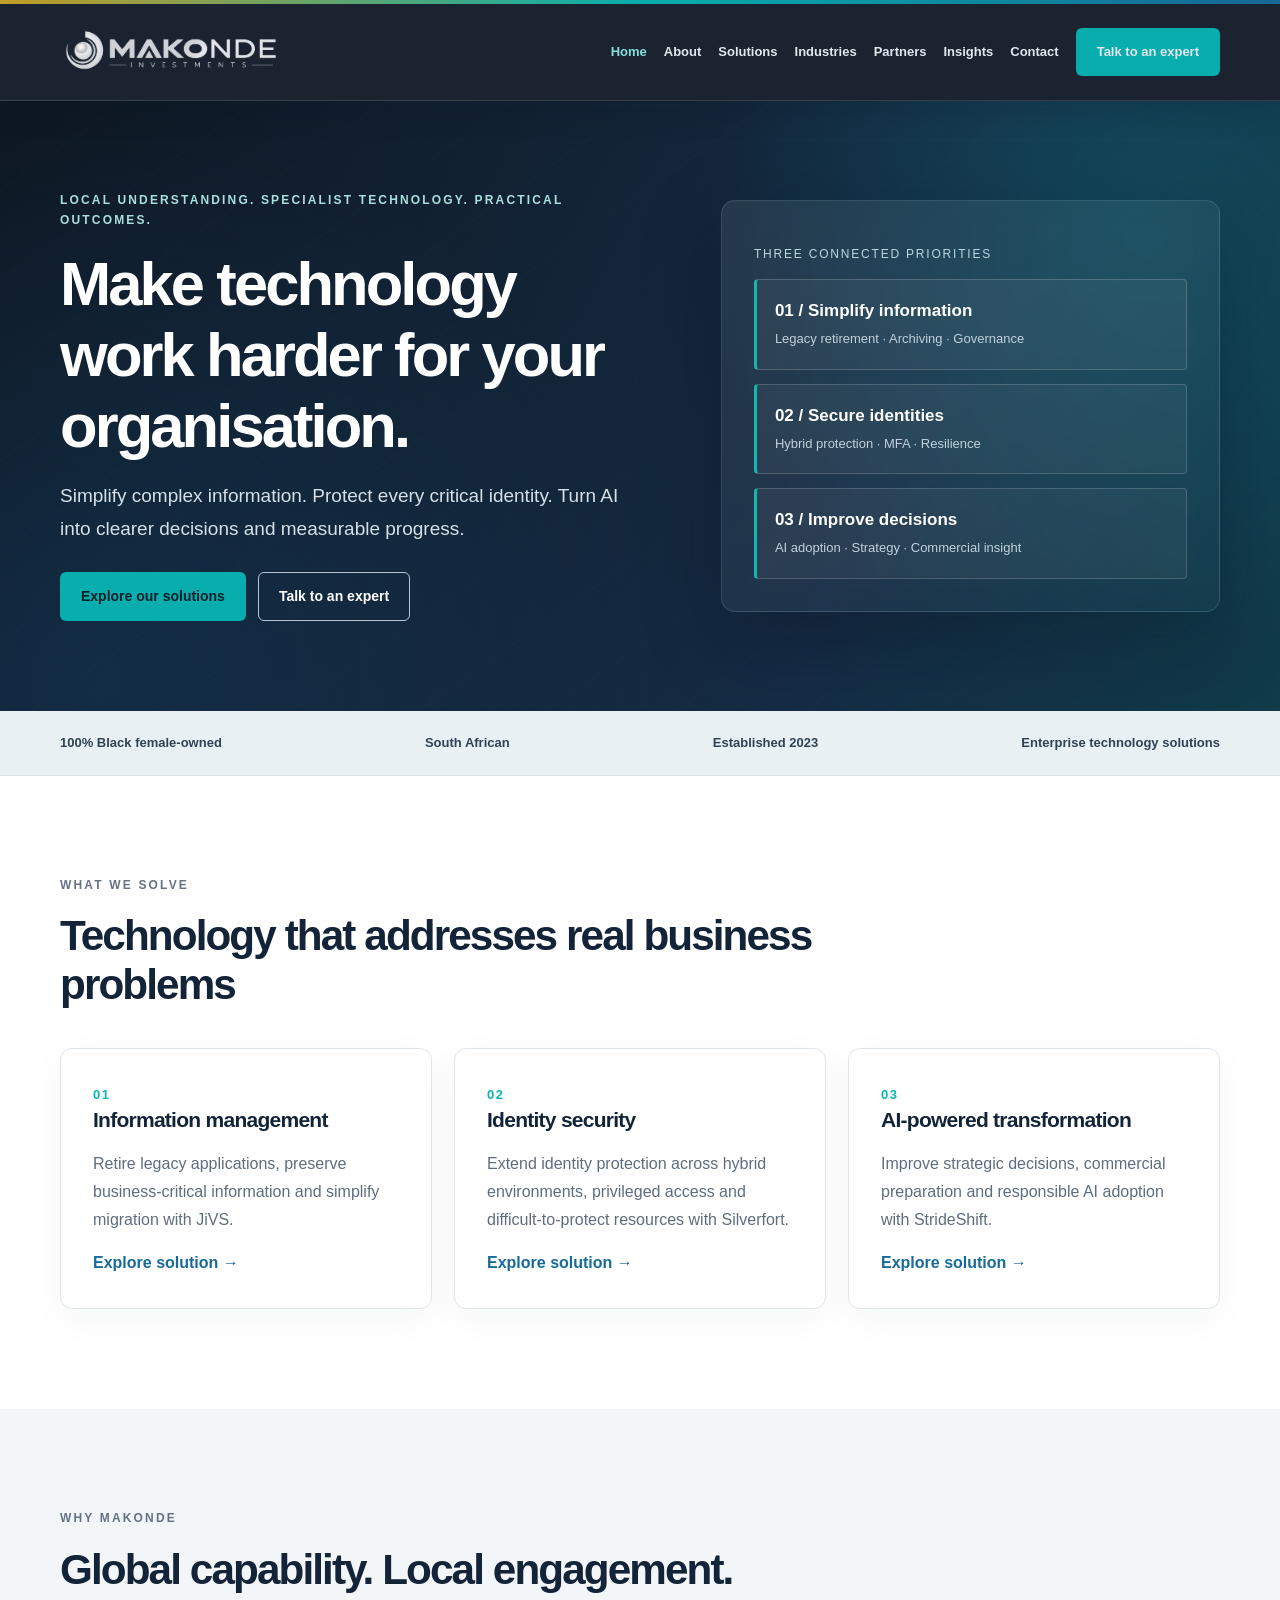
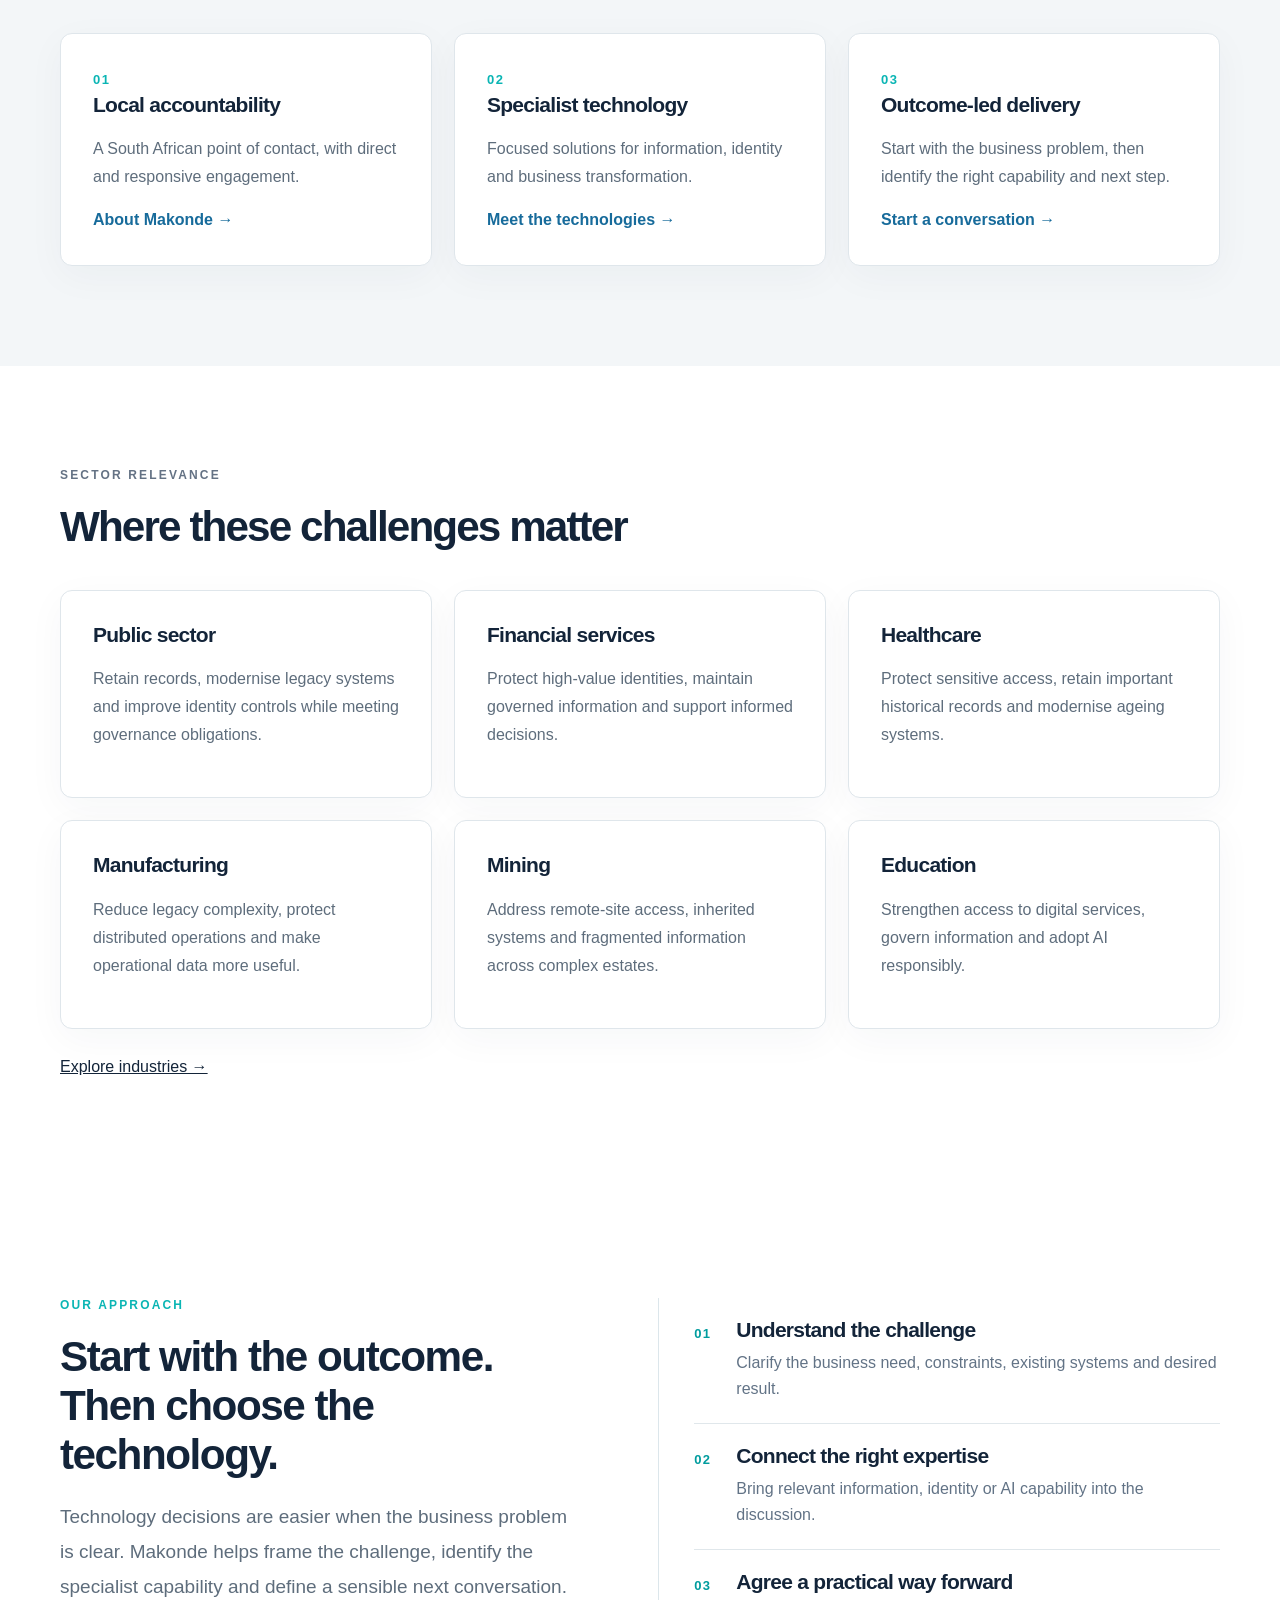
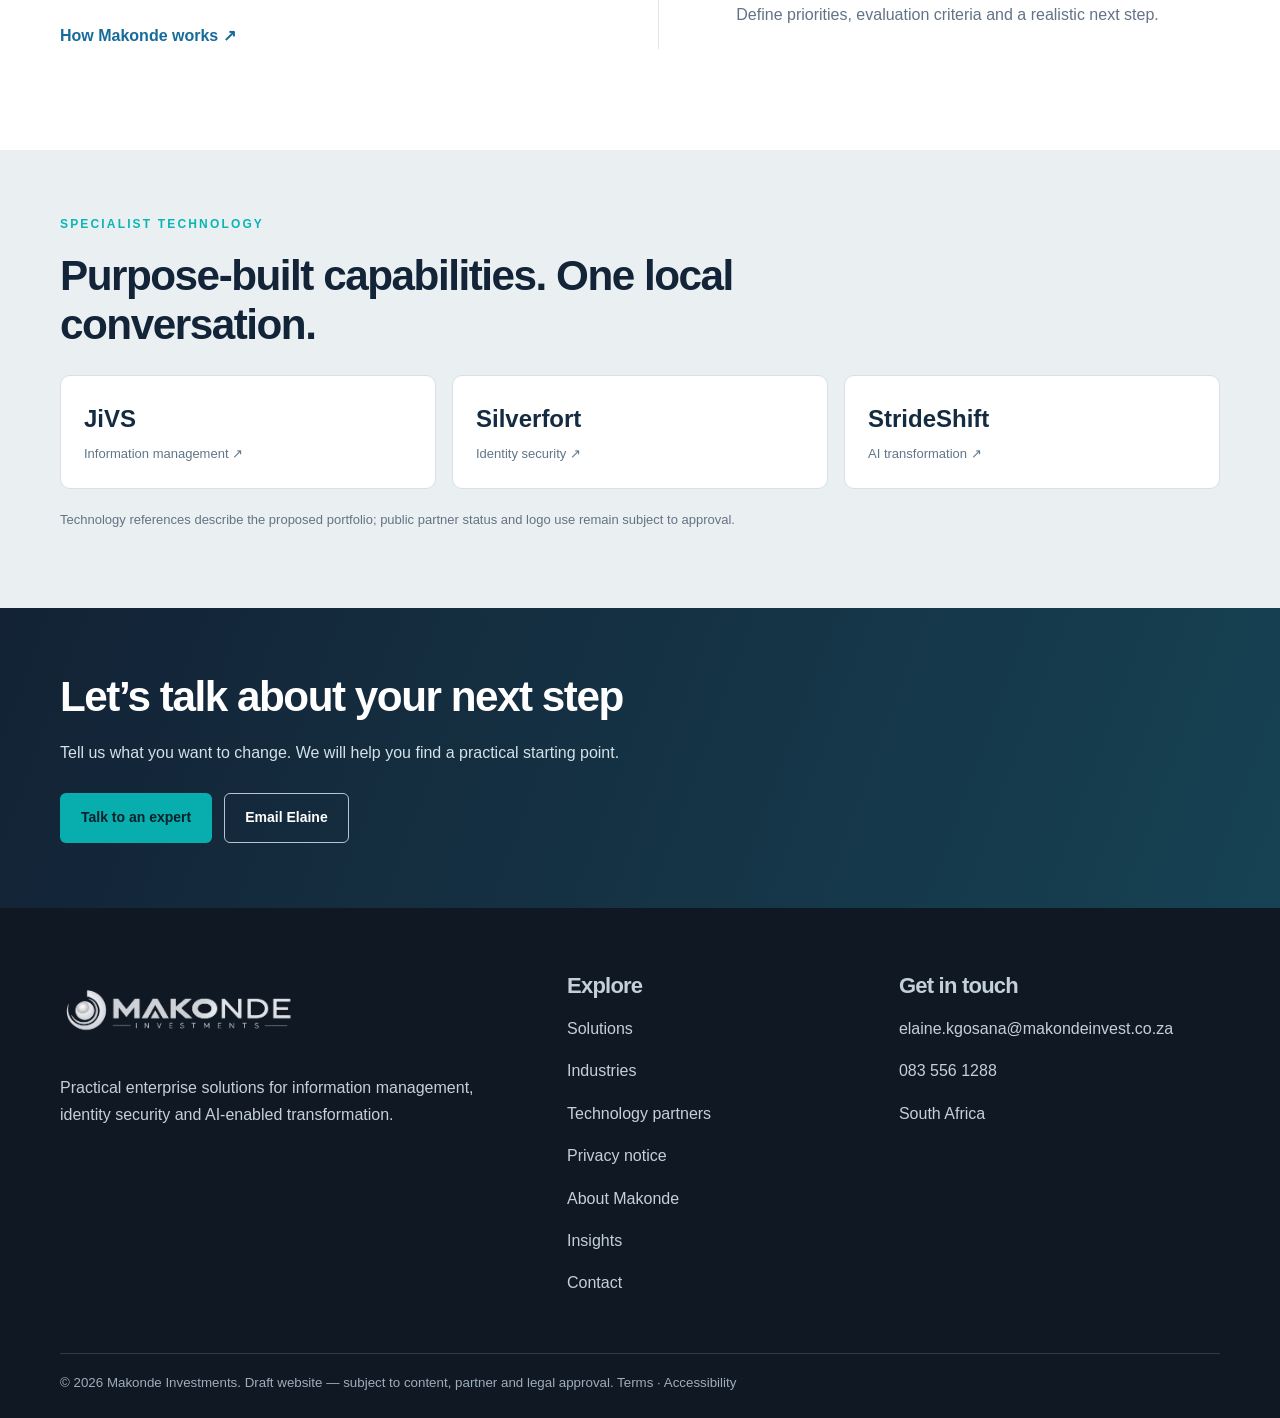
<file: index.html>
<!DOCTYPE html>

<html lang="en-ZA"><head><meta charset="utf-8"/><meta content="width=device-width,initial-scale=1" name="viewport"/><meta content="Makonde helps South African organisations govern information, secure identities and make better decisions." name="description"/><meta content="#161c24" name="theme-color"/><meta content="noindex,nofollow" name="robots"/><title>Home | Makonde</title><link href="assets/style.css" rel="stylesheet"/><script defer="" src="assets/main.js"></script><link href="assets/favicon.svg" rel="icon" type="image/svg+xml"/><meta content="website" property="og:type"/><meta content="Makonde Investments" property="og:site_name"/><meta content="Home | Makonde" property="og:title"/><meta content="Makonde helps South African organisations govern information, secure identities and make better decisions." property="og:description"/></head><body><div class="topline"></div><header class="header"><div class="wrap nav"><a aria-label="Makonde home" class="brand" href="index.html"><img alt="Makonde Investments logo" decoding="async" src="assets/makonde-logo-light.png"/></a><button aria-controls="site-nav" aria-expanded="false" class="menu-toggle">Menu ☰</button><nav aria-label="Main navigation" class="navlinks" id="site-nav"><a aria-current="page" href="index.html">Home</a><a href="about.html">About</a><a href="solutions.html">Solutions</a><a href="industries.html">Industries</a><a href="partners.html">Partners</a><a href="insights.html">Insights</a><a href="contact.html">Contact</a><a class="btn btn-primary" href="contact.html">Talk to an expert</a></nav></div></header><main><section class="hero"><div class="wrap hero-inner"><div><p class="eyebrow">Local understanding. Specialist technology. Practical outcomes.</p><h1>Make technology work harder for your organisation.</h1><p class="lead">Simplify complex information. Protect every critical identity. Turn AI into clearer decisions and measurable progress.</p><div class="actions"><a class="btn btn-primary" href="solutions.html">Explore our solutions</a><a class="btn btn-outline" href="contact.html">Talk to an expert</a></div></div><div aria-label="Makonde solution priorities" class="hero-art"><p class="art-title">Three connected priorities</p><div class="art-node"><b>01 / Simplify information</b><span>Legacy retirement · Archiving · Governance</span></div><div class="art-node"><b>02 / Secure identities</b><span>Hybrid protection · MFA · Resilience</span></div><div class="art-node"><b>03 / Improve decisions</b><span>AI adoption · Strategy · Commercial insight</span></div></div></div></section><div aria-label="Makonde company facts" class="trust"><div class="wrap"><span>100% Black female-owned</span><span>South African</span><span>Established 2023</span><span>Enterprise technology solutions</span></div></div><section class="section"><div class="wrap"><div class="intro"><p class="eyebrow">What we solve</p><h2>Technology that addresses real business problems</h2></div><div class="grid3"><article class="card"><span class="number">01</span><h3>Information management</h3><p>Retire legacy applications, preserve business-critical information and simplify migration with JiVS.</p><a class="more" href="information-management.html">Explore solution →</a></article><article class="card"><span class="number">02</span><h3>Identity security</h3><p>Extend identity protection across hybrid environments, privileged access and difficult-to-protect resources with Silverfort.</p><a class="more" href="identity-security.html">Explore solution →</a></article><article class="card"><span class="number">03</span><h3>AI-powered transformation</h3><p>Improve strategic decisions, commercial preparation and responsible AI adoption with StrideShift.</p><a class="more" href="ai-transformation.html">Explore solution →</a></article></div></div></section><section class="section section-soft"><div class="wrap"><div class="intro"><p class="eyebrow">Why Makonde</p><h2>Global capability. Local engagement.</h2></div><div class="grid3"><article class="card"><span class="number">01</span><h3>Local accountability</h3><p>A South African point of contact, with direct and responsive engagement.</p><a class="more" href="about.html">About Makonde →</a></article><article class="card"><span class="number">02</span><h3>Specialist technology</h3><p>Focused solutions for information, identity and business transformation.</p><a class="more" href="partners.html">Meet the technologies →</a></article><article class="card"><span class="number">03</span><h3>Outcome-led delivery</h3><p>Start with the business problem, then identify the right capability and next step.</p><a class="more" href="contact.html">Start a conversation →</a></article></div></div></section><section class="section"><div class="wrap"><div class="intro"><p class="eyebrow">Sector relevance</p><h2>Where these challenges matter</h2></div><div class="grid3"><article class="card"><h3>Public sector</h3><p>Retain records, modernise legacy systems and improve identity controls while meeting governance obligations.</p></article><article class="card"><h3>Financial services</h3><p>Protect high-value identities, maintain governed information and support informed decisions.</p></article><article class="card"><h3>Healthcare</h3><p>Protect sensitive access, retain important historical records and modernise ageing systems.</p></article><article class="card"><h3>Manufacturing</h3><p>Reduce legacy complexity, protect distributed operations and make operational data more useful.</p></article><article class="card"><h3>Mining</h3><p>Address remote-site access, inherited systems and fragmented information across complex estates.</p></article><article class="card"><h3>Education</h3><p>Strengthen access to digital services, govern information and adopt AI responsibly.</p></article></div><p style="margin-top:25px"><a class="more" href="industries.html">Explore industries →</a></p></div></section><section class="section section-editorial"><div class="wrap editorial-grid"><div><p class="eyebrow">Our approach</p><h2>Start with the outcome. Then choose the technology.</h2><p class="editorial-lead">Technology decisions are easier when the business problem is clear. Makonde helps frame the challenge, identify the specialist capability and define a sensible next conversation.</p><a class="text-link" href="about.html">How Makonde works <span aria-hidden="true">↗</span></a></div><div class="steps"><div class="step"><span>01</span><div><h3>Understand the challenge</h3><p>Clarify the business need, constraints, existing systems and desired result.</p></div></div><div class="step"><span>02</span><div><h3>Connect the right expertise</h3><p>Bring relevant information, identity or AI capability into the discussion.</p></div></div><div class="step"><span>03</span><div><h3>Agree a practical way forward</h3><p>Define priorities, evaluation criteria and a realistic next step.</p></div></div></div></div></section><section class="partner-band"><div class="wrap"><div><p class="eyebrow">Specialist technology</p><h2>Purpose-built capabilities. One local conversation.</h2></div><div class="partner-pills"><a href="information-management.html">JiVS <span>Information management ↗</span></a><a href="identity-security.html">Silverfort <span>Identity security ↗</span></a><a href="ai-transformation.html">StrideShift <span>AI transformation ↗</span></a></div><p class="mini">Technology references describe the proposed portfolio; public partner status and logo use remain subject to approval.</p></div></section><section class="banner"><div class="wrap"><h2>Let’s talk about your next step</h2><p>Tell us what you want to change. We will help you find a practical starting point.</p><div class="actions"><a class="btn btn-primary" href="contact.html">Talk to an expert</a><a class="btn btn-outline" href="mailto:elaine.kgosana@makondeinvest.co.za">Email Elaine</a></div></div></section></main><footer class="footer"><div class="wrap"><div class="footergrid"><div><img alt="Makonde Investments" decoding="async" loading="lazy" src="assets/makonde-logo-light.png"/><p>Practical enterprise solutions for information management, identity security and AI-enabled transformation.</p></div><div><h3>Explore</h3><p><a href="solutions.html">Solutions</a></p><p><a href="industries.html">Industries</a></p><p><a href="partners.html">Technology partners</a></p><p><a href="privacy.html">Privacy notice</a></p><p><a href="about.html">About Makonde</a></p><p><a href="insights.html">Insights</a></p><p><a href="contact.html">Contact</a></p></div><div><h3>Get in touch</h3><p><a href="mailto:elaine.kgosana@makondeinvest.co.za">elaine.kgosana@makondeinvest.co.za</a></p><p><a href="tel:+27835561288">083 556 1288</a></p><p>South Africa</p></div></div><small>© 2026 Makonde Investments. Draft website — subject to content, partner and legal approval. <a href="terms.html">Terms</a> · <a href="accessibility.html">Accessibility</a></small></div></footer></body></html>
</file>
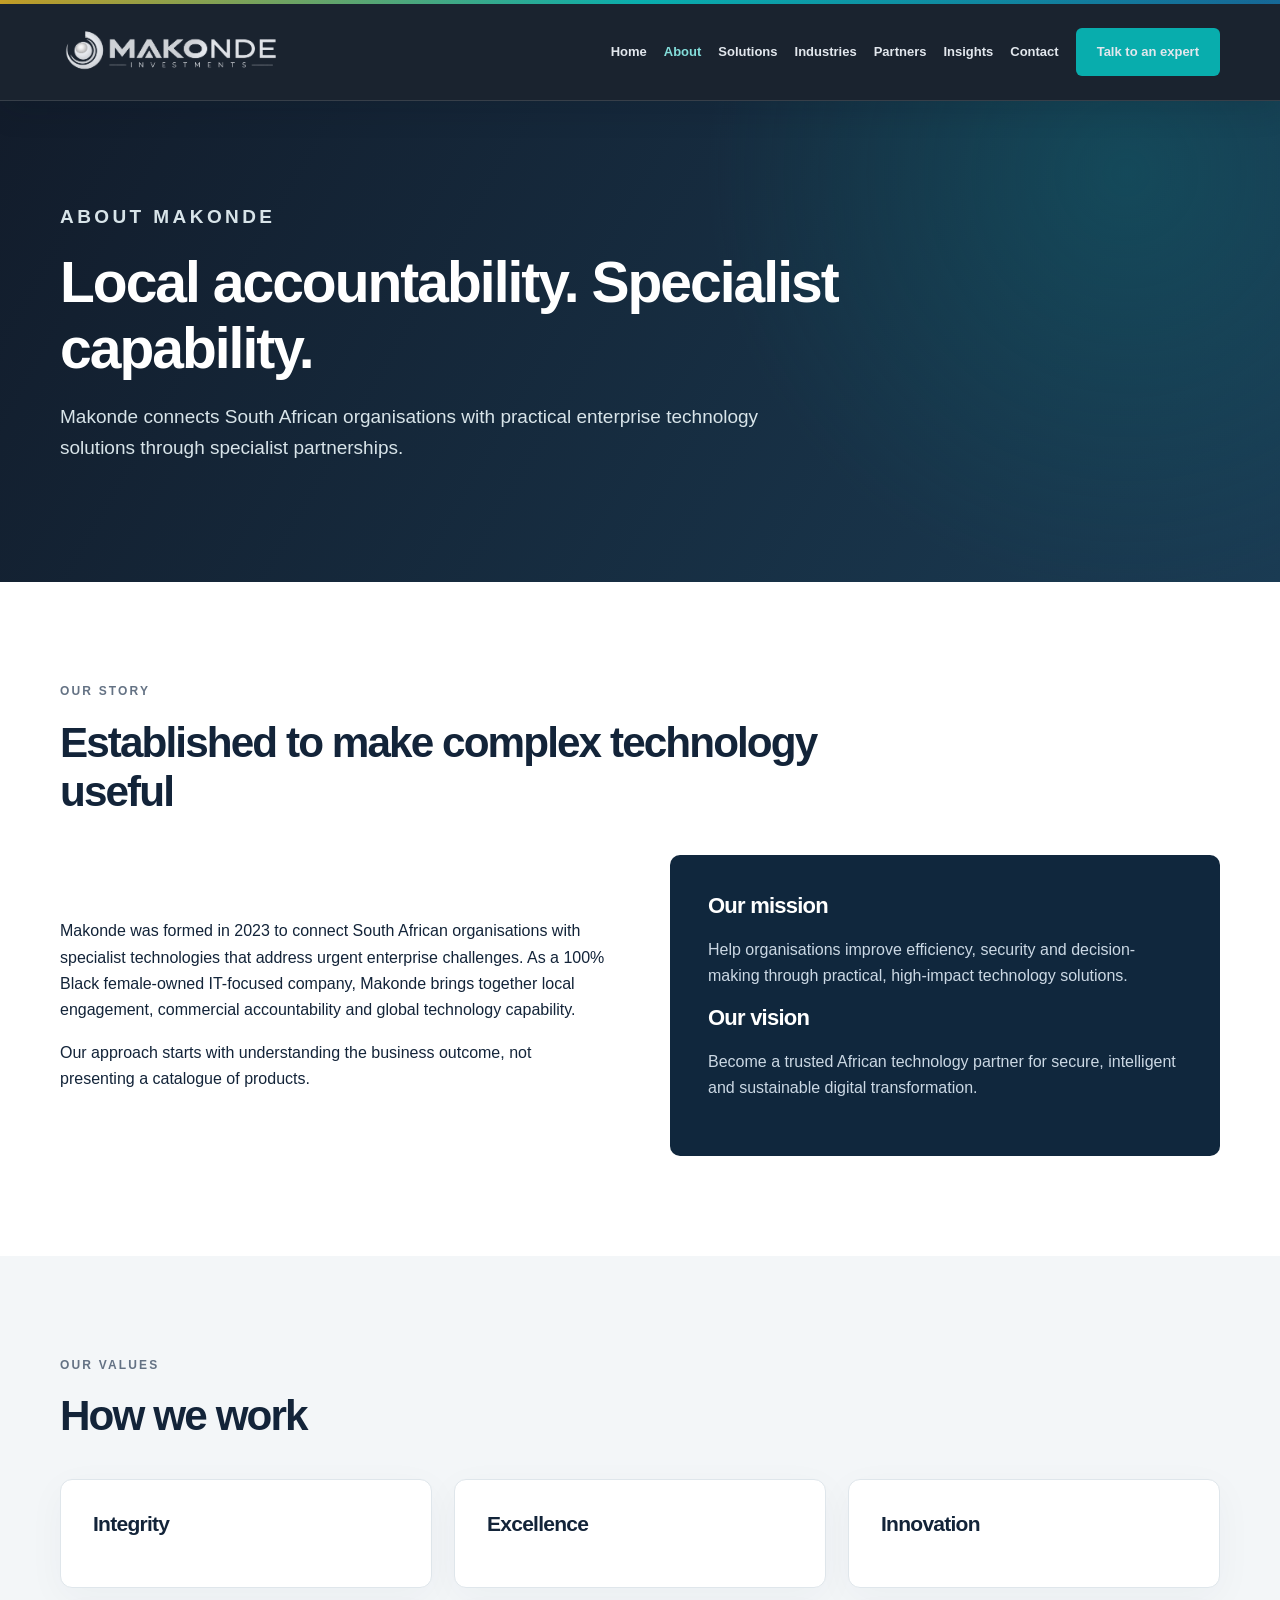
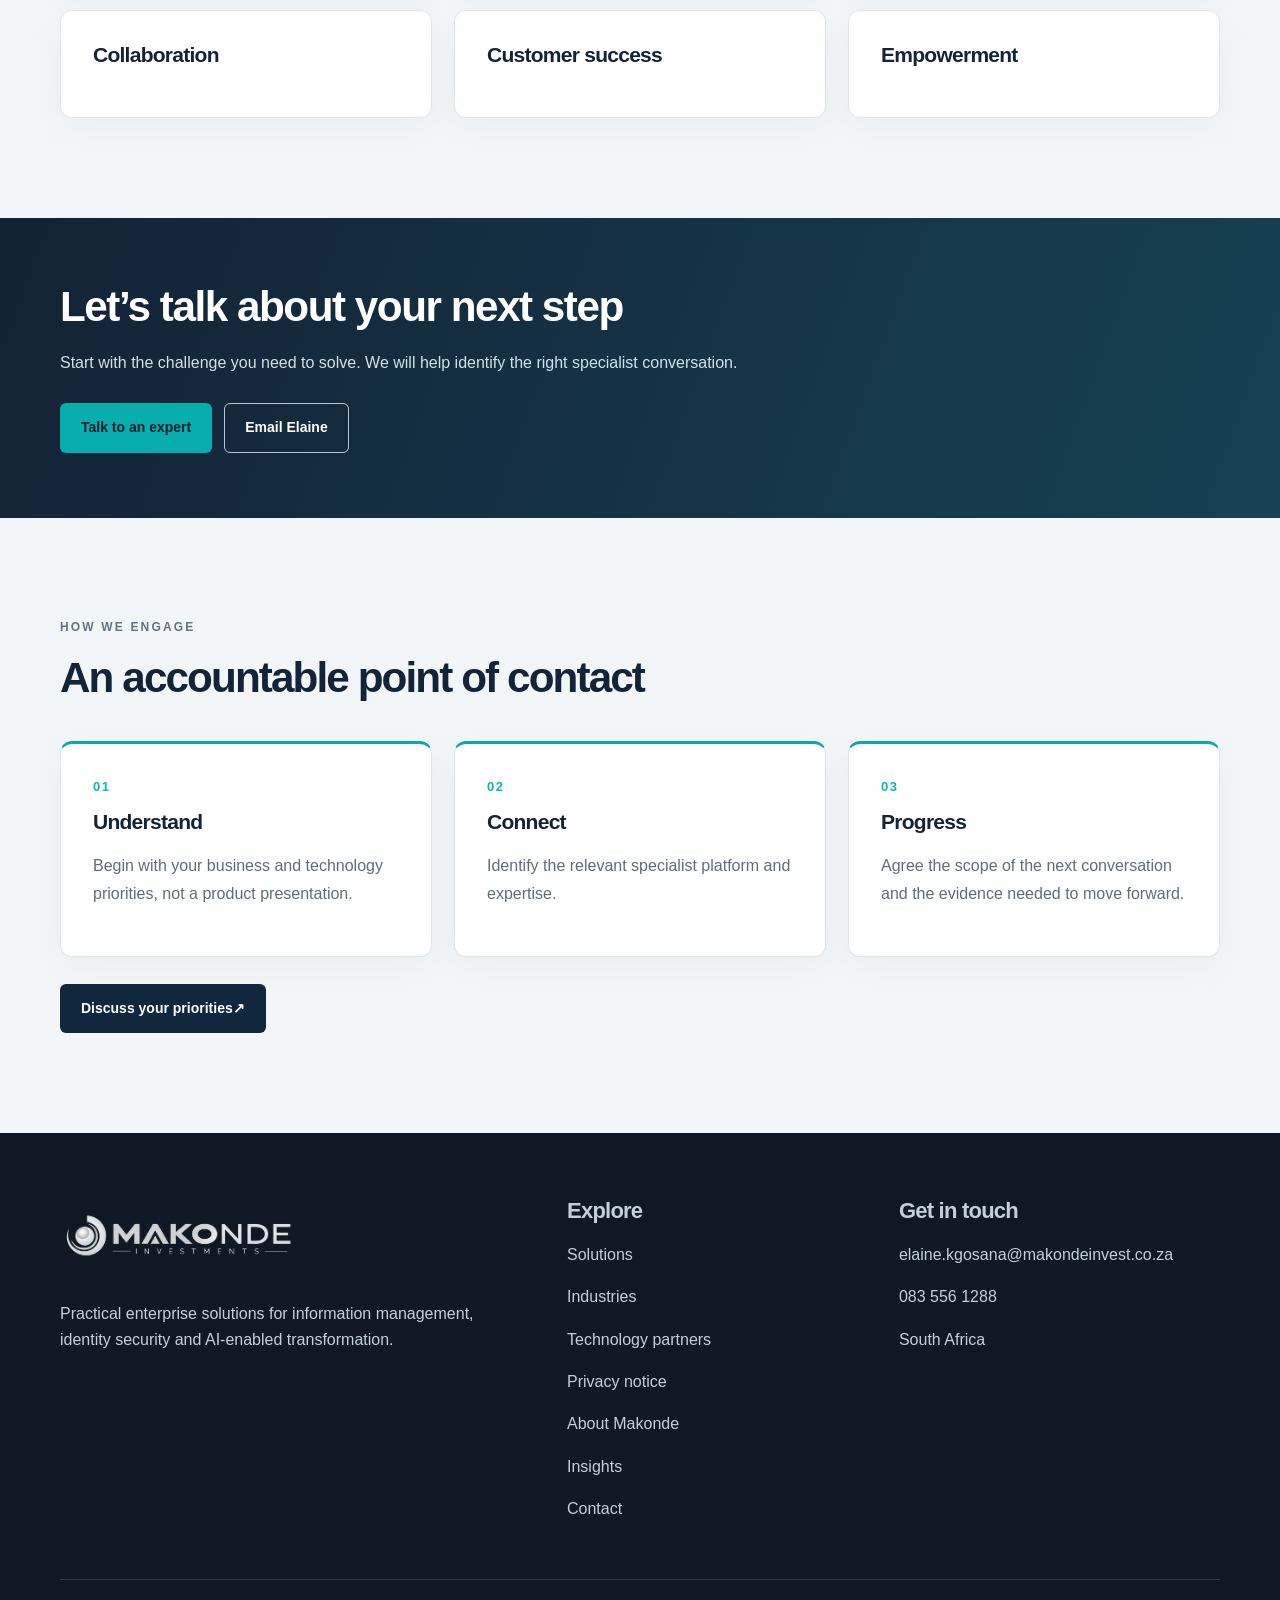
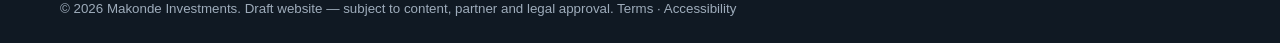
<file: about.html>
<!DOCTYPE html>

<html lang="en-ZA"><head><meta charset="utf-8"/><meta content="width=device-width,initial-scale=1" name="viewport"/><meta content="Learn about Makonde, a South African, 100% Black female-owned enterprise technology company established in 2023." name="description"/><meta content="#161c24" name="theme-color"/><meta content="noindex,nofollow" name="robots"/><title>About Makonde | Makonde</title><link href="assets/style.css" rel="stylesheet"/><script defer="" src="assets/main.js"></script><link href="assets/favicon.svg" rel="icon" type="image/svg+xml"/><meta content="website" property="og:type"/><meta content="Makonde Investments" property="og:site_name"/><meta content="About Makonde | Makonde" property="og:title"/><meta content="Learn about Makonde, a South African, 100% Black female-owned enterprise technology company established in 2023." property="og:description"/></head><body><div class="topline"></div><header class="header"><div class="wrap nav"><a aria-label="Makonde home" class="brand" href="index.html"><img alt="Makonde Investments logo" decoding="async" src="assets/makonde-logo-light.png"/></a><button aria-controls="site-nav" aria-expanded="false" class="menu-toggle">Menu ☰</button><nav aria-label="Main navigation" class="navlinks" id="site-nav"><a href="index.html">Home</a><a aria-current="page" href="about.html">About</a><a href="solutions.html">Solutions</a><a href="industries.html">Industries</a><a href="partners.html">Partners</a><a href="insights.html">Insights</a><a href="contact.html">Contact</a><a class="btn btn-primary" href="contact.html">Talk to an expert</a></nav></div></header><main><section class="pagehead"><div class="wrap"><p class="eyebrow">About Makonde</p><h1>Local accountability. Specialist capability.</h1><p>Makonde connects South African organisations with practical enterprise technology solutions through specialist partnerships.</p></div></section><section class="section"><div class="wrap"><div class="intro"><p class="eyebrow">Our story</p><h2>Established to make complex technology useful</h2></div><div class="split"><div><p>Makonde was formed in 2023 to connect South African organisations with specialist technologies that address urgent enterprise challenges. As a 100% Black female-owned IT-focused company, Makonde brings together local engagement, commercial accountability and global technology capability.</p><p>Our approach starts with understanding the business outcome, not presenting a catalogue of products.</p></div><div class="panel"><h3>Our mission</h3><p>Help organisations improve efficiency, security and decision-making through practical, high-impact technology solutions.</p><h3>Our vision</h3><p>Become a trusted African technology partner for secure, intelligent and sustainable digital transformation.</p></div></div></div></section><section class="section section-soft"><div class="wrap"><div class="intro"><p class="eyebrow">Our values</p><h2>How we work</h2></div><div class="grid3"><div class="card"><h3>Integrity</h3></div><div class="card"><h3>Excellence</h3></div><div class="card"><h3>Innovation</h3></div><div class="card"><h3>Collaboration</h3></div><div class="card"><h3>Customer success</h3></div><div class="card"><h3>Empowerment</h3></div></div></div></section><section class="banner"><div class="wrap"><h2>Let’s talk about your next step</h2><p>Start with the challenge you need to solve. We will help identify the right specialist conversation.</p><div class="actions"><a class="btn btn-primary" href="contact.html">Talk to an expert</a><a class="btn btn-outline" href="mailto:elaine.kgosana@makondeinvest.co.za">Email Elaine</a></div></div></section><section class="section section-soft"><div class="wrap"><div class="intro"><p class="eyebrow">How we engage</p><h2>An accountable point of contact</h2></div><div class="grid3"><article class="card card-accent"><span class="number">01</span><h3>Understand</h3><p>Begin with your business and technology priorities, not a product presentation.</p></article><article class="card card-accent"><span class="number">02</span><h3>Connect</h3><p>Identify the relevant specialist platform and expertise.</p></article><article class="card card-accent"><span class="number">03</span><h3>Progress</h3><p>Agree the scope of the next conversation and the evidence needed to move forward.</p></article></div><div class="actions"><a class="btn btn-light" href="contact.html">Discuss your priorities <span aria-hidden="true">↗</span></a></div></div></section></main><footer class="footer"><div class="wrap"><div class="footergrid"><div><img alt="Makonde Investments" decoding="async" loading="lazy" src="assets/makonde-logo-light.png"/><p>Practical enterprise solutions for information management, identity security and AI-enabled transformation.</p></div><div><h3>Explore</h3><p><a href="solutions.html">Solutions</a></p><p><a href="industries.html">Industries</a></p><p><a href="partners.html">Technology partners</a></p><p><a href="privacy.html">Privacy notice</a></p><p><a href="about.html">About Makonde</a></p><p><a href="insights.html">Insights</a></p><p><a href="contact.html">Contact</a></p></div><div><h3>Get in touch</h3><p><a href="mailto:elaine.kgosana@makondeinvest.co.za">elaine.kgosana@makondeinvest.co.za</a></p><p><a href="tel:+27835561288">083 556 1288</a></p><p>South Africa</p></div></div><small>© 2026 Makonde Investments. Draft website — subject to content, partner and legal approval. <a href="terms.html">Terms</a> · <a href="accessibility.html">Accessibility</a></small></div></footer></body></html>
</file>
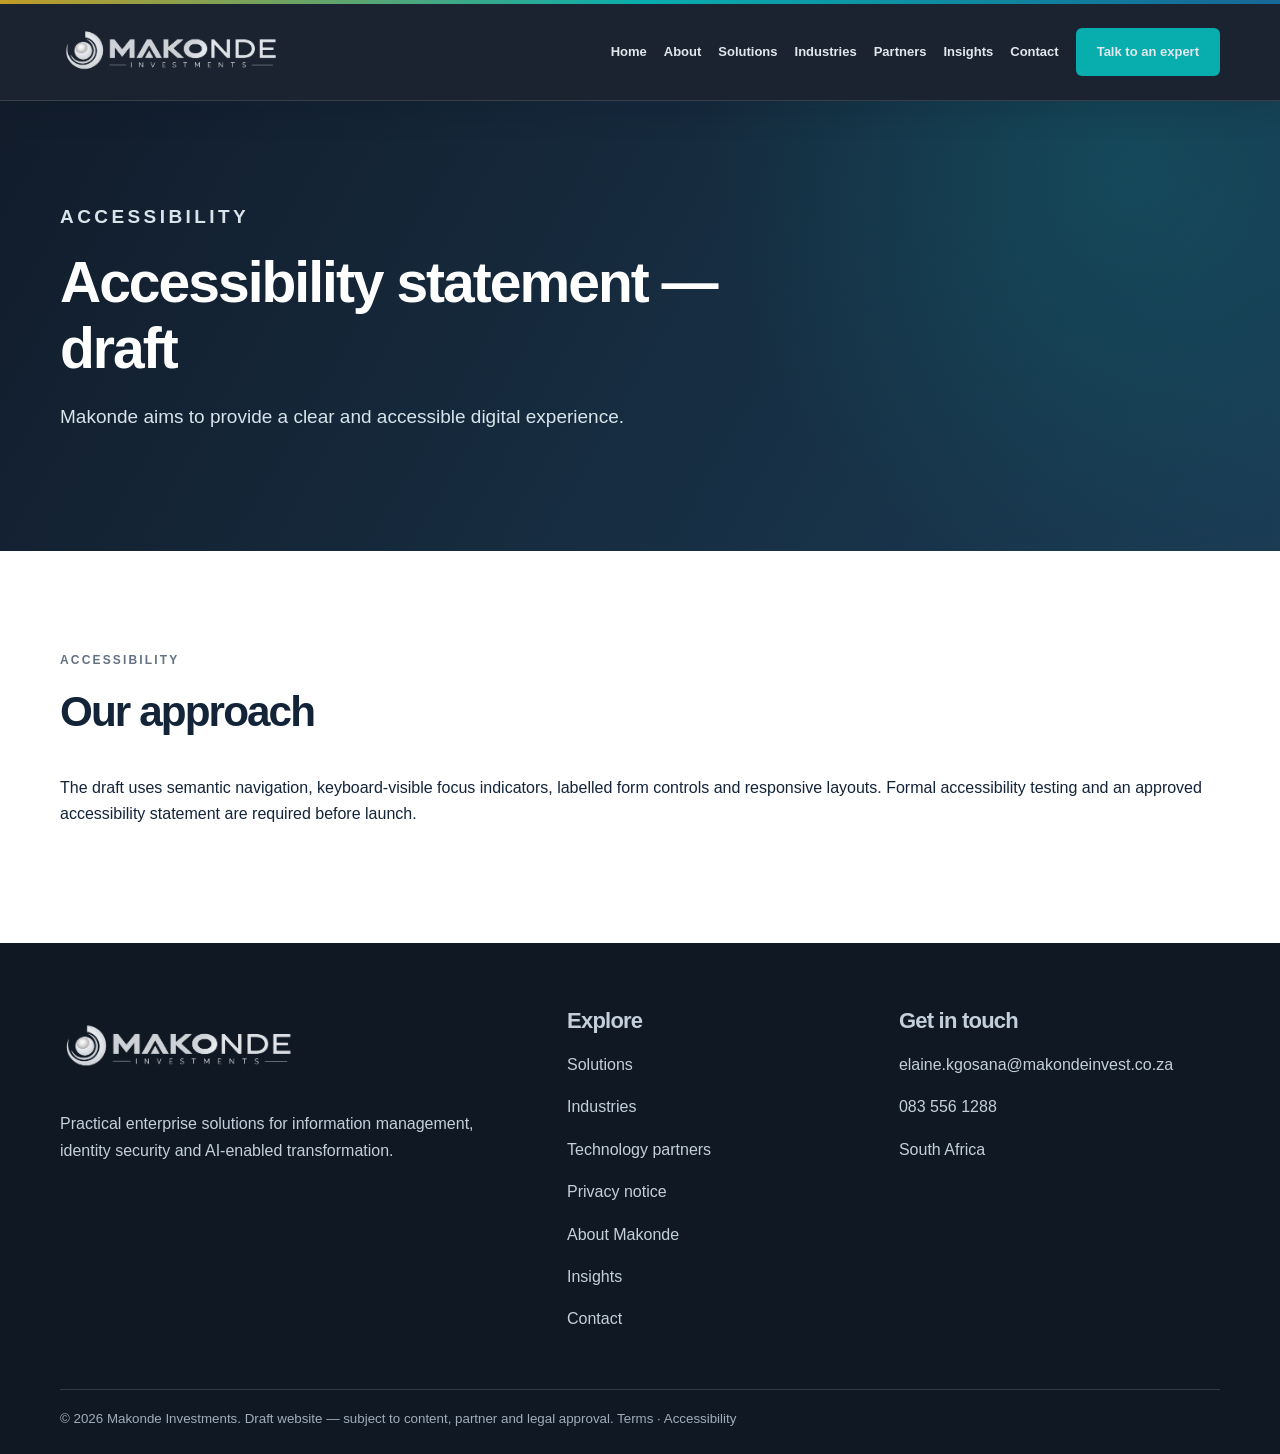
<file: accessibility.html>
<!DOCTYPE html>
<html lang="en-ZA"><head><meta charset="utf-8"/><meta content="width=device-width,initial-scale=1" name="viewport"/><meta content="Accessibility approach for the Makonde website draft." name="description"/><meta content="#161c24" name="theme-color"/><meta content="noindex,nofollow" name="robots"/><title>Accessibility | Makonde</title><link href="assets/style.css" rel="stylesheet"/><script defer="" src="assets/main.js"></script><link href="assets/favicon.svg" rel="icon" type="image/svg+xml"/><meta content="website" property="og:type"/><meta content="Makonde Investments" property="og:site_name"/><meta content="Accessibility | Makonde" property="og:title"/><meta content="Accessibility approach for the Makonde website draft." property="og:description"/></head><body><div class="topline"></div><header class="header"><div class="wrap nav"><a aria-label="Makonde home" class="brand" href="index.html"><img alt="Makonde Investments logo" decoding="async" src="assets/makonde-logo-light.png"/></a><button aria-controls="site-nav" aria-expanded="false" class="menu-toggle">Menu ☰</button><nav aria-label="Main navigation" class="navlinks" id="site-nav"><a href="index.html">Home</a><a href="about.html">About</a><a href="solutions.html">Solutions</a><a href="industries.html">Industries</a><a href="partners.html">Partners</a><a href="insights.html">Insights</a><a href="contact.html">Contact</a><a class="btn btn-primary" href="contact.html">Talk to an expert</a></nav></div></header><main><section class="pagehead"><div class="wrap"><p class="eyebrow">Accessibility</p><h1>Accessibility statement — draft</h1><p>Makonde aims to provide a clear and accessible digital experience.</p></div></section><section class="section"><div class="wrap"><div class="intro"><p class="eyebrow">Accessibility</p><h2>Our approach</h2></div><p>The draft uses semantic navigation, keyboard-visible focus indicators, labelled form controls and responsive layouts. Formal accessibility testing and an approved accessibility statement are required before launch.</p></div></section></main><footer class="footer"><div class="wrap"><div class="footergrid"><div><img alt="Makonde Investments" decoding="async" loading="lazy" src="assets/makonde-logo-light.png"/><p>Practical enterprise solutions for information management, identity security and AI-enabled transformation.</p></div><div><h3>Explore</h3><p><a href="solutions.html">Solutions</a></p><p><a href="industries.html">Industries</a></p><p><a href="partners.html">Technology partners</a></p><p><a href="privacy.html">Privacy notice</a></p><p><a href="about.html">About Makonde</a></p><p><a href="insights.html">Insights</a></p><p><a href="contact.html">Contact</a></p></div><div><h3>Get in touch</h3><p><a href="mailto:elaine.kgosana@makondeinvest.co.za">elaine.kgosana@makondeinvest.co.za</a></p><p><a href="tel:+27835561288">083 556 1288</a></p><p>South Africa</p></div></div><small>© 2026 Makonde Investments. Draft website — subject to content, partner and legal approval. <a href="terms.html">Terms</a> · <a href="accessibility.html">Accessibility</a></small></div></footer></body></html>
</file>
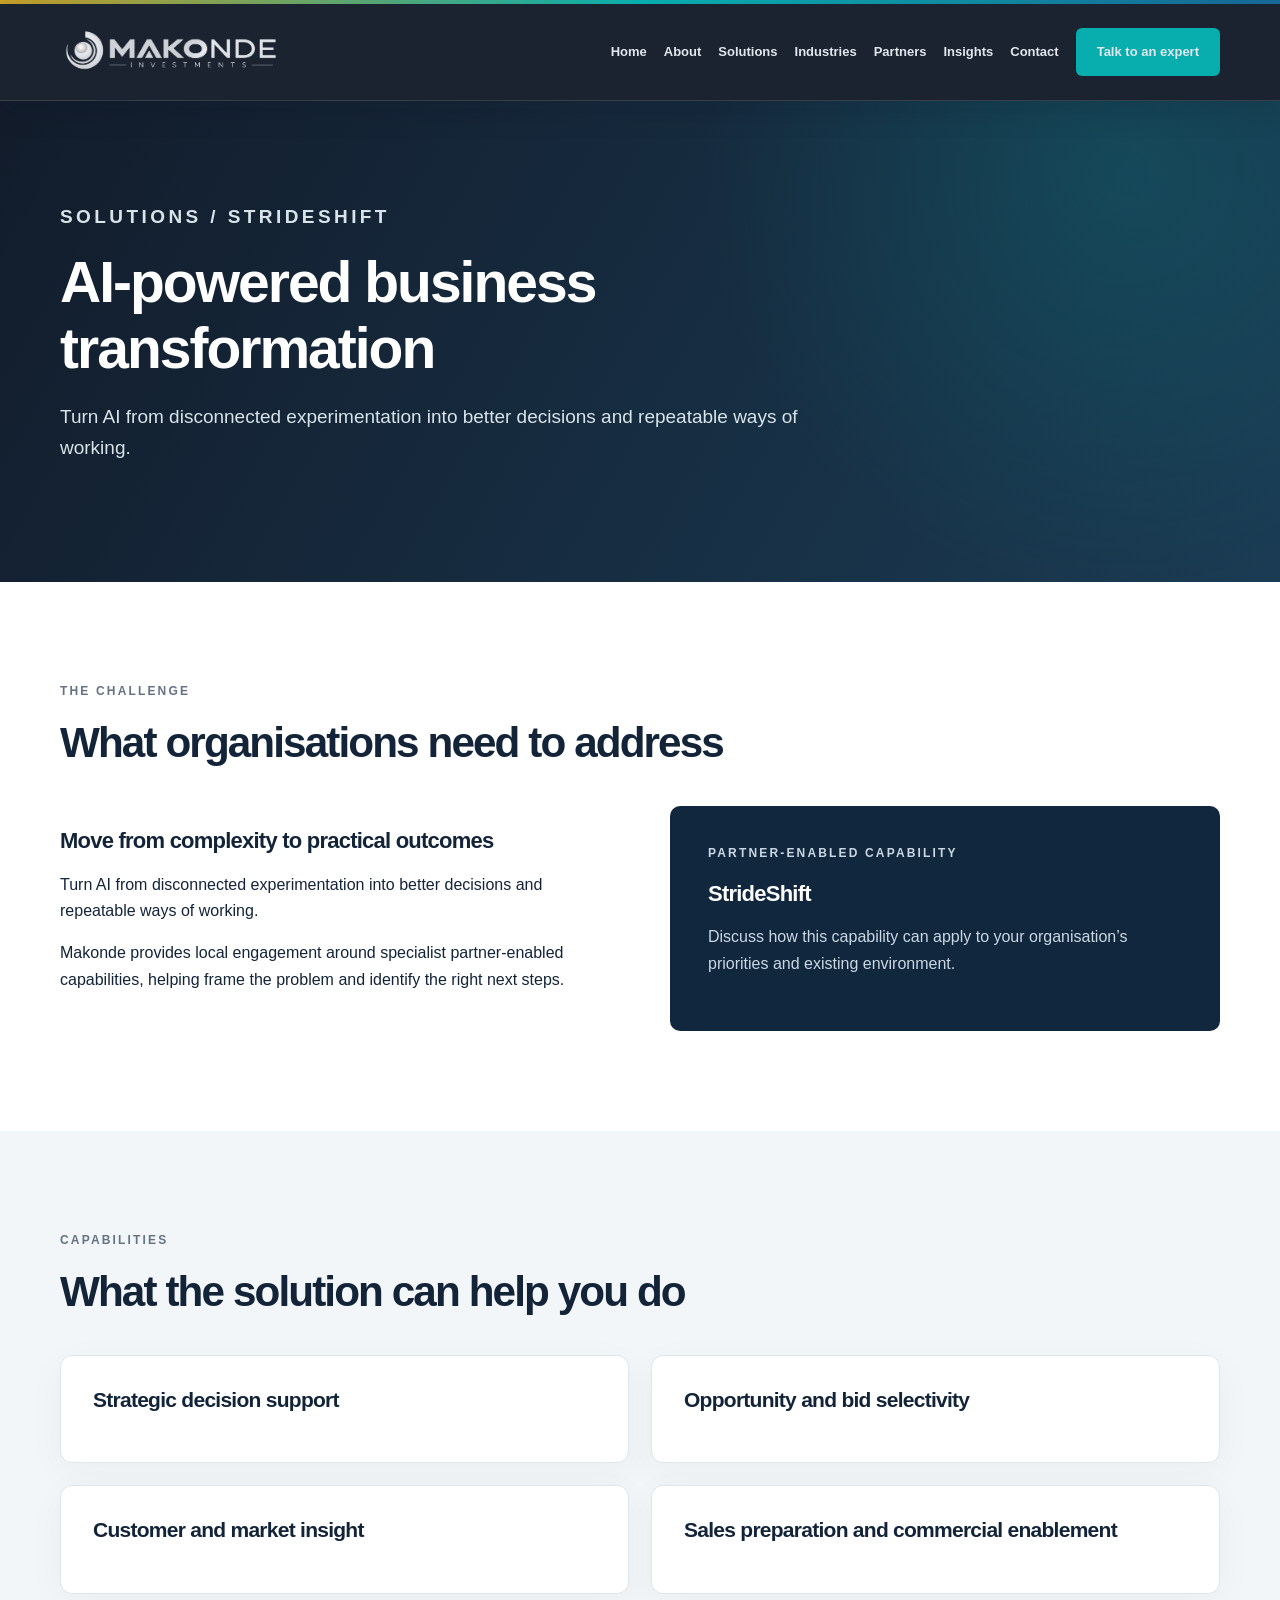
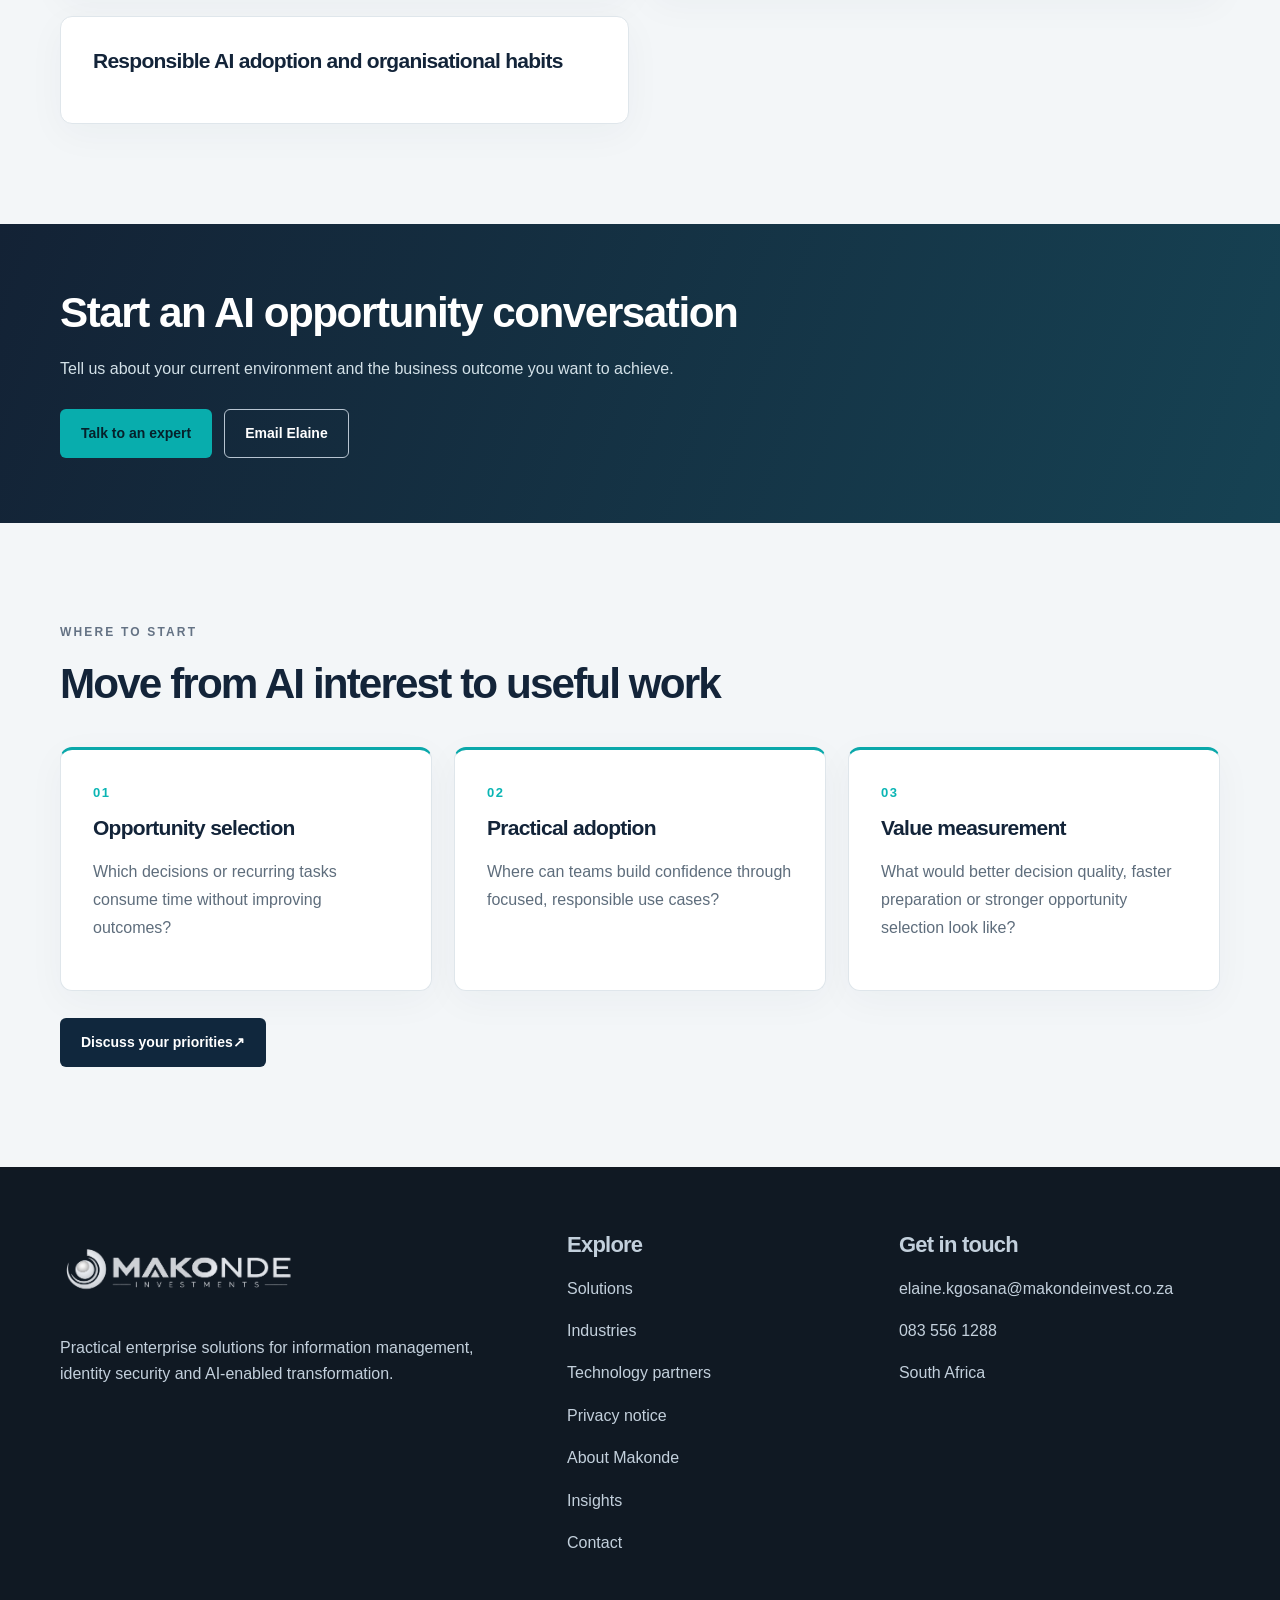
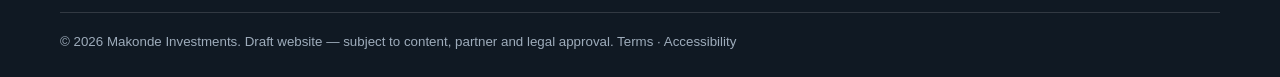
<file: ai-transformation.html>
<!DOCTYPE html>

<html lang="en-ZA"><head><meta charset="utf-8"/><meta content="width=device-width,initial-scale=1" name="viewport"/><meta content="Turn AI from disconnected experimentation into better decisions and repeatable ways of working." name="description"/><meta content="#161c24" name="theme-color"/><meta content="noindex,nofollow" name="robots"/><title>AI-powered business transformation | Makonde</title><link href="assets/style.css" rel="stylesheet"/><script defer="" src="assets/main.js"></script><link href="assets/favicon.svg" rel="icon" type="image/svg+xml"/><meta content="website" property="og:type"/><meta content="Makonde Investments" property="og:site_name"/><meta content="AI-powered business transformation | Makonde" property="og:title"/><meta content="Turn AI from disconnected experimentation into better decisions and repeatable ways of working." property="og:description"/></head><body><div class="topline"></div><header class="header"><div class="wrap nav"><a aria-label="Makonde home" class="brand" href="index.html"><img alt="Makonde Investments logo" decoding="async" src="assets/makonde-logo-light.png"/></a><button aria-controls="site-nav" aria-expanded="false" class="menu-toggle">Menu ☰</button><nav aria-label="Main navigation" class="navlinks" id="site-nav"><a href="index.html">Home</a><a href="about.html">About</a><a href="solutions.html">Solutions</a><a href="industries.html">Industries</a><a href="partners.html">Partners</a><a href="insights.html">Insights</a><a href="contact.html">Contact</a><a class="btn btn-primary" href="contact.html">Talk to an expert</a></nav></div></header><main><section class="pagehead"><div class="wrap"><p class="eyebrow">Solutions / StrideShift</p><h1>AI-powered business transformation</h1><p>Turn AI from disconnected experimentation into better decisions and repeatable ways of working.</p></div></section><section class="section"><div class="wrap"><div class="intro"><p class="eyebrow">The challenge</p><h2>What organisations need to address</h2></div><div class="split"><div><h3>Move from complexity to practical outcomes</h3><p>Turn AI from disconnected experimentation into better decisions and repeatable ways of working.</p><p>Makonde provides local engagement around specialist partner-enabled capabilities, helping frame the problem and identify the right next steps.</p></div><div class="panel"><p class="eyebrow">Partner-enabled capability</p><h3>StrideShift</h3><p>Discuss how this capability can apply to your organisation’s priorities and existing environment.</p></div></div></div></section><section class="section section-soft"><div class="wrap"><div class="intro"><p class="eyebrow">Capabilities</p><h2>What the solution can help you do</h2></div><div class="grid2"><article class="card"><h3>Strategic decision support</h3></article><article class="card"><h3>Opportunity and bid selectivity</h3></article><article class="card"><h3>Customer and market insight</h3></article><article class="card"><h3>Sales preparation and commercial enablement</h3></article><article class="card"><h3>Responsible AI adoption and organisational habits</h3></article></div></div></section><section class="banner"><div class="wrap"><h2>Start an AI opportunity conversation</h2><p>Tell us about your current environment and the business outcome you want to achieve.</p><div class="actions"><a class="btn btn-primary" href="contact.html">Talk to an expert</a><a class="btn btn-outline" href="mailto:elaine.kgosana@makondeinvest.co.za">Email Elaine</a></div></div></section><section class="section section-soft"><div class="wrap"><div class="intro"><p class="eyebrow">Where to start</p><h2>Move from AI interest to useful work</h2></div><div class="grid3"><article class="card card-accent"><span class="number">01</span><h3>Opportunity selection</h3><p>Which decisions or recurring tasks consume time without improving outcomes?</p></article><article class="card card-accent"><span class="number">02</span><h3>Practical adoption</h3><p>Where can teams build confidence through focused, responsible use cases?</p></article><article class="card card-accent"><span class="number">03</span><h3>Value measurement</h3><p>What would better decision quality, faster preparation or stronger opportunity selection look like?</p></article></div><div class="actions"><a class="btn btn-light" href="contact.html">Discuss your priorities <span aria-hidden="true">↗</span></a></div></div></section></main><footer class="footer"><div class="wrap"><div class="footergrid"><div><img alt="Makonde Investments" decoding="async" loading="lazy" src="assets/makonde-logo-light.png"/><p>Practical enterprise solutions for information management, identity security and AI-enabled transformation.</p></div><div><h3>Explore</h3><p><a href="solutions.html">Solutions</a></p><p><a href="industries.html">Industries</a></p><p><a href="partners.html">Technology partners</a></p><p><a href="privacy.html">Privacy notice</a></p><p><a href="about.html">About Makonde</a></p><p><a href="insights.html">Insights</a></p><p><a href="contact.html">Contact</a></p></div><div><h3>Get in touch</h3><p><a href="mailto:elaine.kgosana@makondeinvest.co.za">elaine.kgosana@makondeinvest.co.za</a></p><p><a href="tel:+27835561288">083 556 1288</a></p><p>South Africa</p></div></div><small>© 2026 Makonde Investments. Draft website — subject to content, partner and legal approval. <a href="terms.html">Terms</a> · <a href="accessibility.html">Accessibility</a></small></div></footer></body></html>
</file>
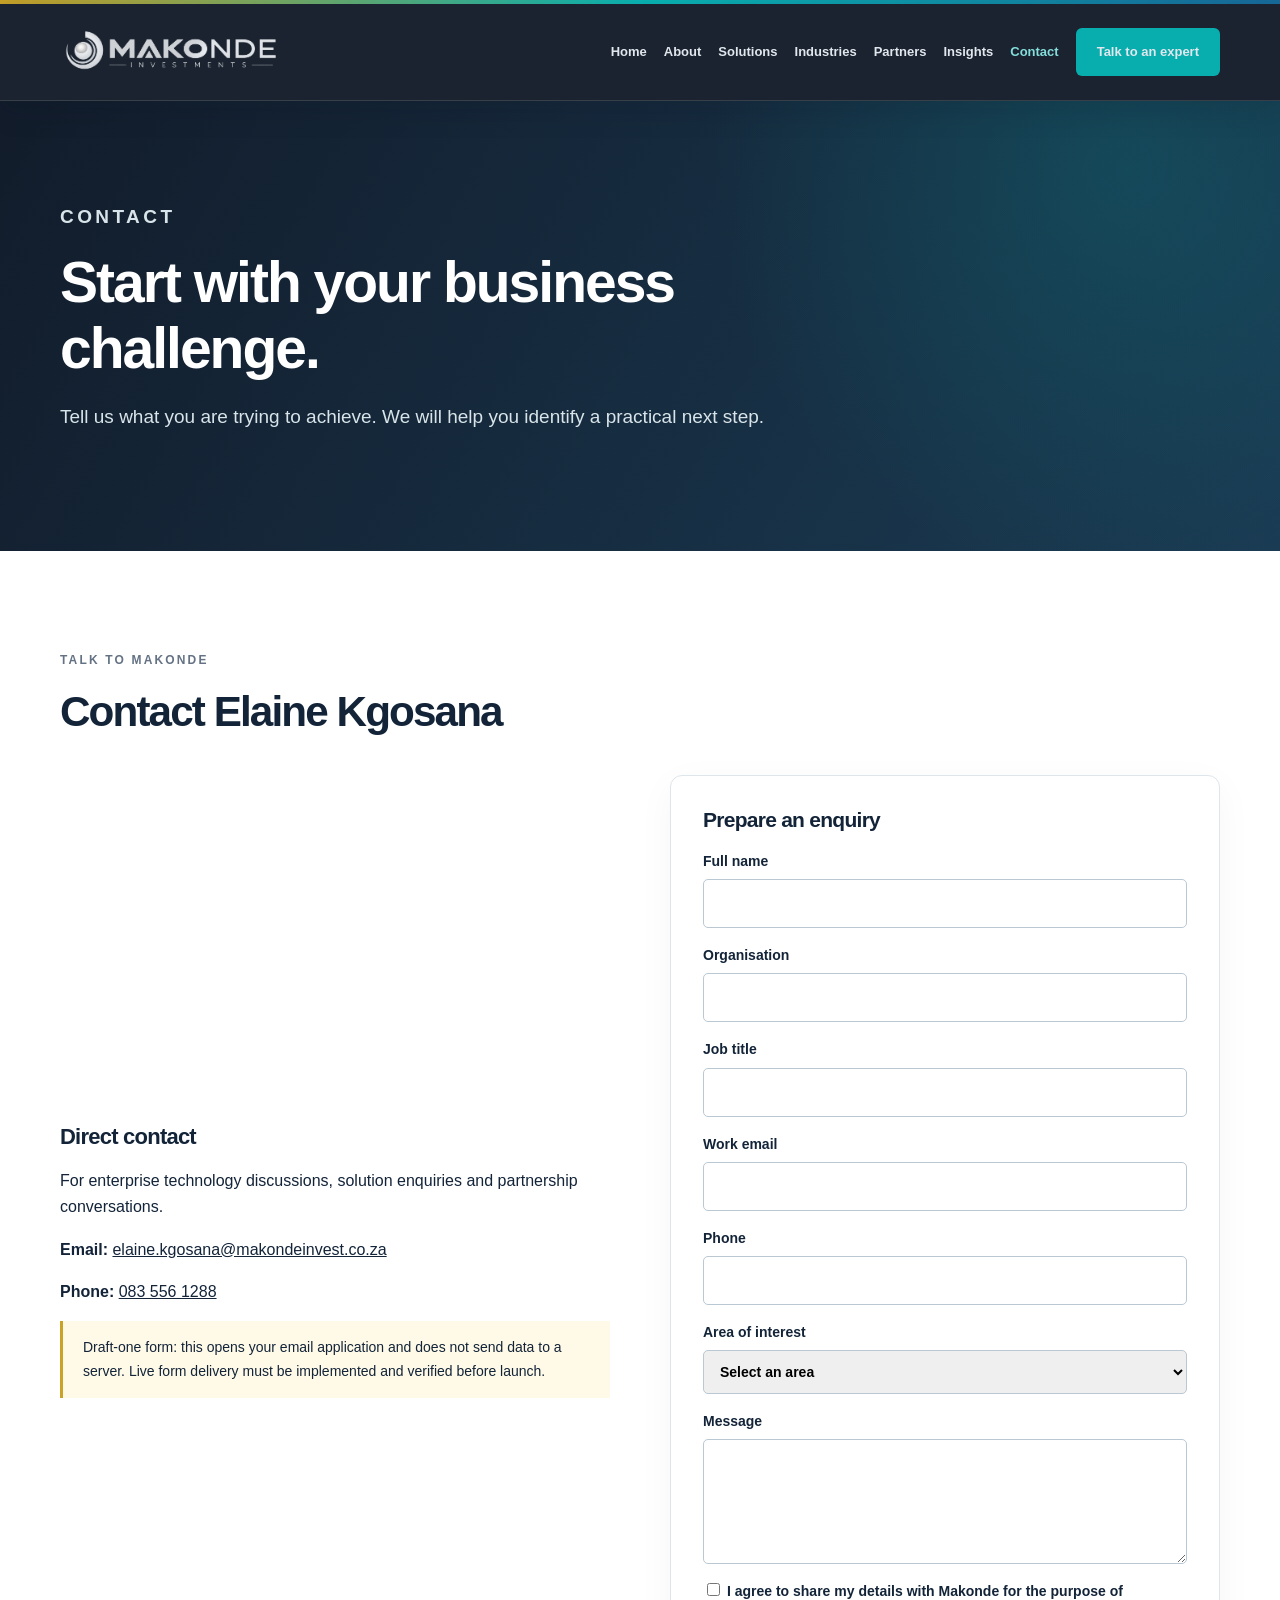
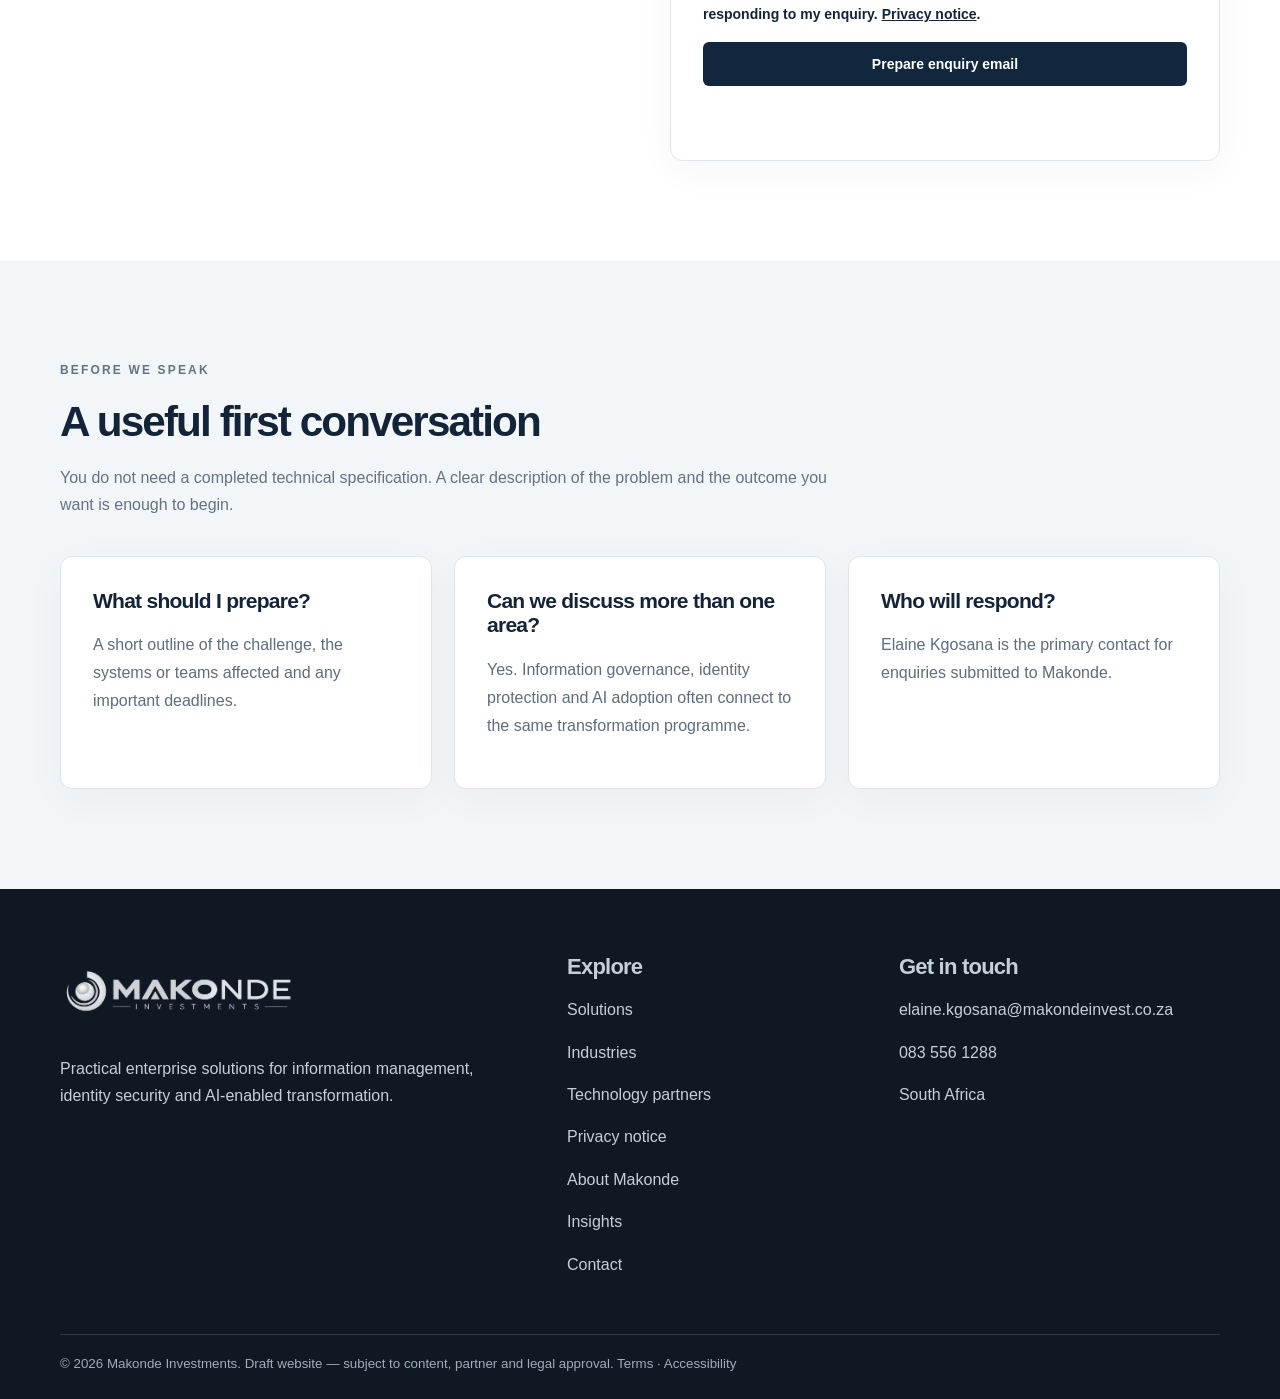
<file: contact.html>
<!DOCTYPE html>

<html lang="en-ZA"><head><meta charset="utf-8"/><meta content="width=device-width,initial-scale=1" name="viewport"/><meta content="Contact Elaine Kgosana at Makonde to discuss information management, identity security or AI transformation." name="description"/><meta content="#161c24" name="theme-color"/><meta content="noindex,nofollow" name="robots"/><title>Contact | Makonde</title><link href="assets/style.css" rel="stylesheet"/><script defer="" src="assets/main.js"></script><link href="assets/favicon.svg" rel="icon" type="image/svg+xml"/><meta content="website" property="og:type"/><meta content="Makonde Investments" property="og:site_name"/><meta content="Contact | Makonde" property="og:title"/><meta content="Contact Elaine Kgosana at Makonde to discuss information management, identity security or AI transformation." property="og:description"/></head><body><div class="topline"></div><header class="header"><div class="wrap nav"><a aria-label="Makonde home" class="brand" href="index.html"><img alt="Makonde Investments logo" decoding="async" src="assets/makonde-logo-light.png"/></a><button aria-controls="site-nav" aria-expanded="false" class="menu-toggle">Menu ☰</button><nav aria-label="Main navigation" class="navlinks" id="site-nav"><a href="index.html">Home</a><a href="about.html">About</a><a href="solutions.html">Solutions</a><a href="industries.html">Industries</a><a href="partners.html">Partners</a><a href="insights.html">Insights</a><a aria-current="page" href="contact.html">Contact</a><a class="btn btn-primary" href="contact.html">Talk to an expert</a></nav></div></header><main><section class="pagehead"><div class="wrap"><p class="eyebrow">Contact</p><h1>Start with your business challenge.</h1><p>Tell us what you are trying to achieve. We will help you identify a practical next step.</p></div></section><section class="section"><div class="wrap"><div class="intro"><p class="eyebrow">Talk to Makonde</p><h2>Contact Elaine Kgosana</h2></div><div class="split"><div><h3>Direct contact</h3><p>For enterprise technology discussions, solution enquiries and partnership conversations.</p><p><strong>Email:</strong> <a href="mailto:elaine.kgosana@makondeinvest.co.za">elaine.kgosana@makondeinvest.co.za</a></p><p><strong>Phone:</strong> <a href="tel:+27835561288">083 556 1288</a></p><p class="notice">Draft-one form: this opens your email application and does not send data to a server. Live form delivery must be implemented and verified before launch.</p></div><div class="card"><h3>Prepare an enquiry</h3><form class="form" id="contact-form"><label>Full name <input autocomplete="name" name="name" required=""/></label><label>Organisation <input autocomplete="organization" name="organisation" required=""/></label><label>Job title <input autocomplete="organization-title" name="title"/></label><label>Work email <input autocomplete="email" name="email" required="" type="email"/></label><label>Phone <input autocomplete="tel" name="phone" type="tel"/></label><label>Area of interest <select name="interest" required=""><option value="">Select an area</option><option>JiVS</option><option>Silverfort</option><option>StrideShift</option><option>General</option></select></label><label>Message <textarea name="message" required=""></textarea></label><label><span><input required="" style="width:auto" type="checkbox"/> I agree to share my details with Makonde for the purpose of responding to my enquiry. <a href="privacy.html">Privacy notice</a>.</span></label><button class="btn btn-light" type="submit">Prepare enquiry email</button><p aria-live="polite" class="mini" id="form-status" role="status"></p></form></div></div></div></section><section class="section section-soft"><div class="wrap"><div class="intro"><p class="eyebrow">Before we speak</p><h2>A useful first conversation</h2><p>You do not need a completed technical specification. A clear description of the problem and the outcome you want is enough to begin.</p></div><div class="grid3"><article class="card"><h3>What should I prepare?</h3><p>A short outline of the challenge, the systems or teams affected and any important deadlines.</p></article><article class="card"><h3>Can we discuss more than one area?</h3><p>Yes. Information governance, identity protection and AI adoption often connect to the same transformation programme.</p></article><article class="card"><h3>Who will respond?</h3><p>Elaine Kgosana is the primary contact for enquiries submitted to Makonde.</p></article></div></div></section></main><footer class="footer"><div class="wrap"><div class="footergrid"><div><img alt="Makonde Investments" decoding="async" loading="lazy" src="assets/makonde-logo-light.png"/><p>Practical enterprise solutions for information management, identity security and AI-enabled transformation.</p></div><div><h3>Explore</h3><p><a href="solutions.html">Solutions</a></p><p><a href="industries.html">Industries</a></p><p><a href="partners.html">Technology partners</a></p><p><a href="privacy.html">Privacy notice</a></p><p><a href="about.html">About Makonde</a></p><p><a href="insights.html">Insights</a></p><p><a href="contact.html">Contact</a></p></div><div><h3>Get in touch</h3><p><a href="mailto:elaine.kgosana@makondeinvest.co.za">elaine.kgosana@makondeinvest.co.za</a></p><p><a href="tel:+27835561288">083 556 1288</a></p><p>South Africa</p></div></div><small>© 2026 Makonde Investments. Draft website — subject to content, partner and legal approval. <a href="terms.html">Terms</a> · <a href="accessibility.html">Accessibility</a></small></div></footer></body></html>
</file>
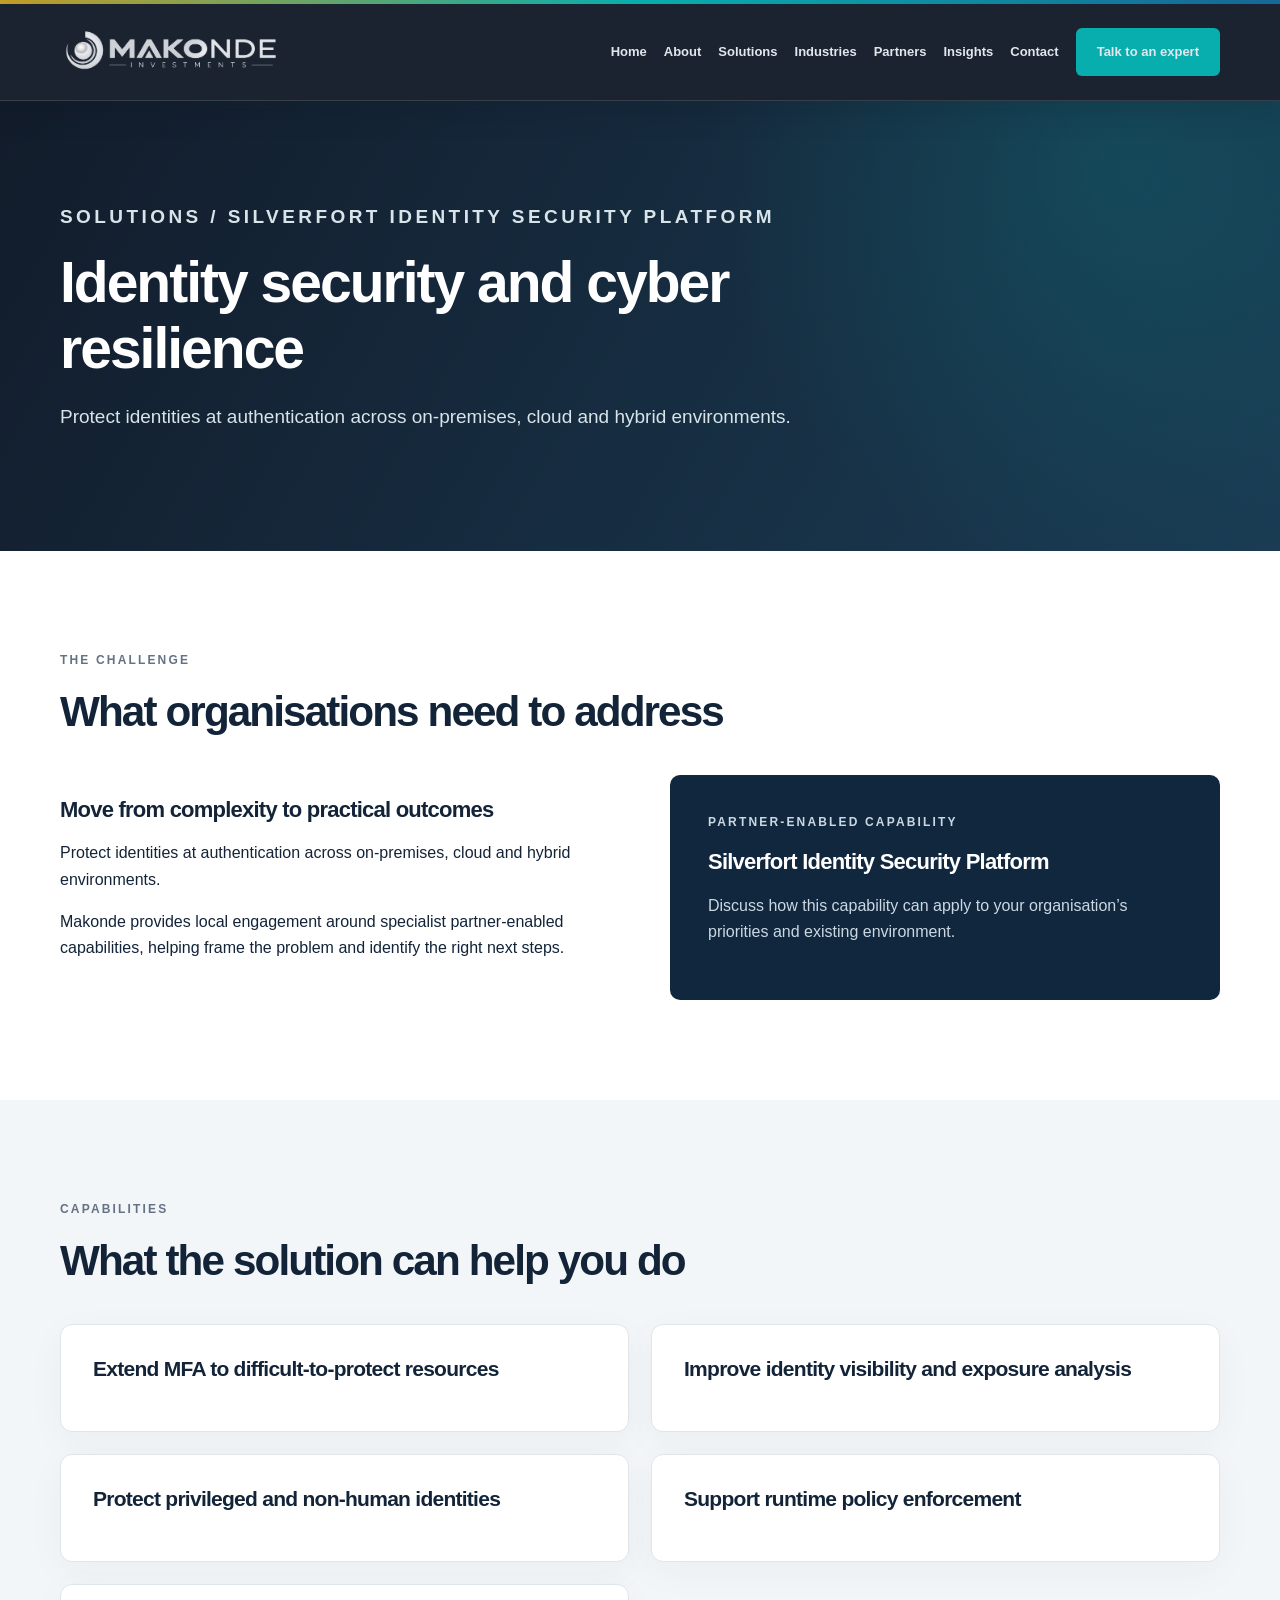
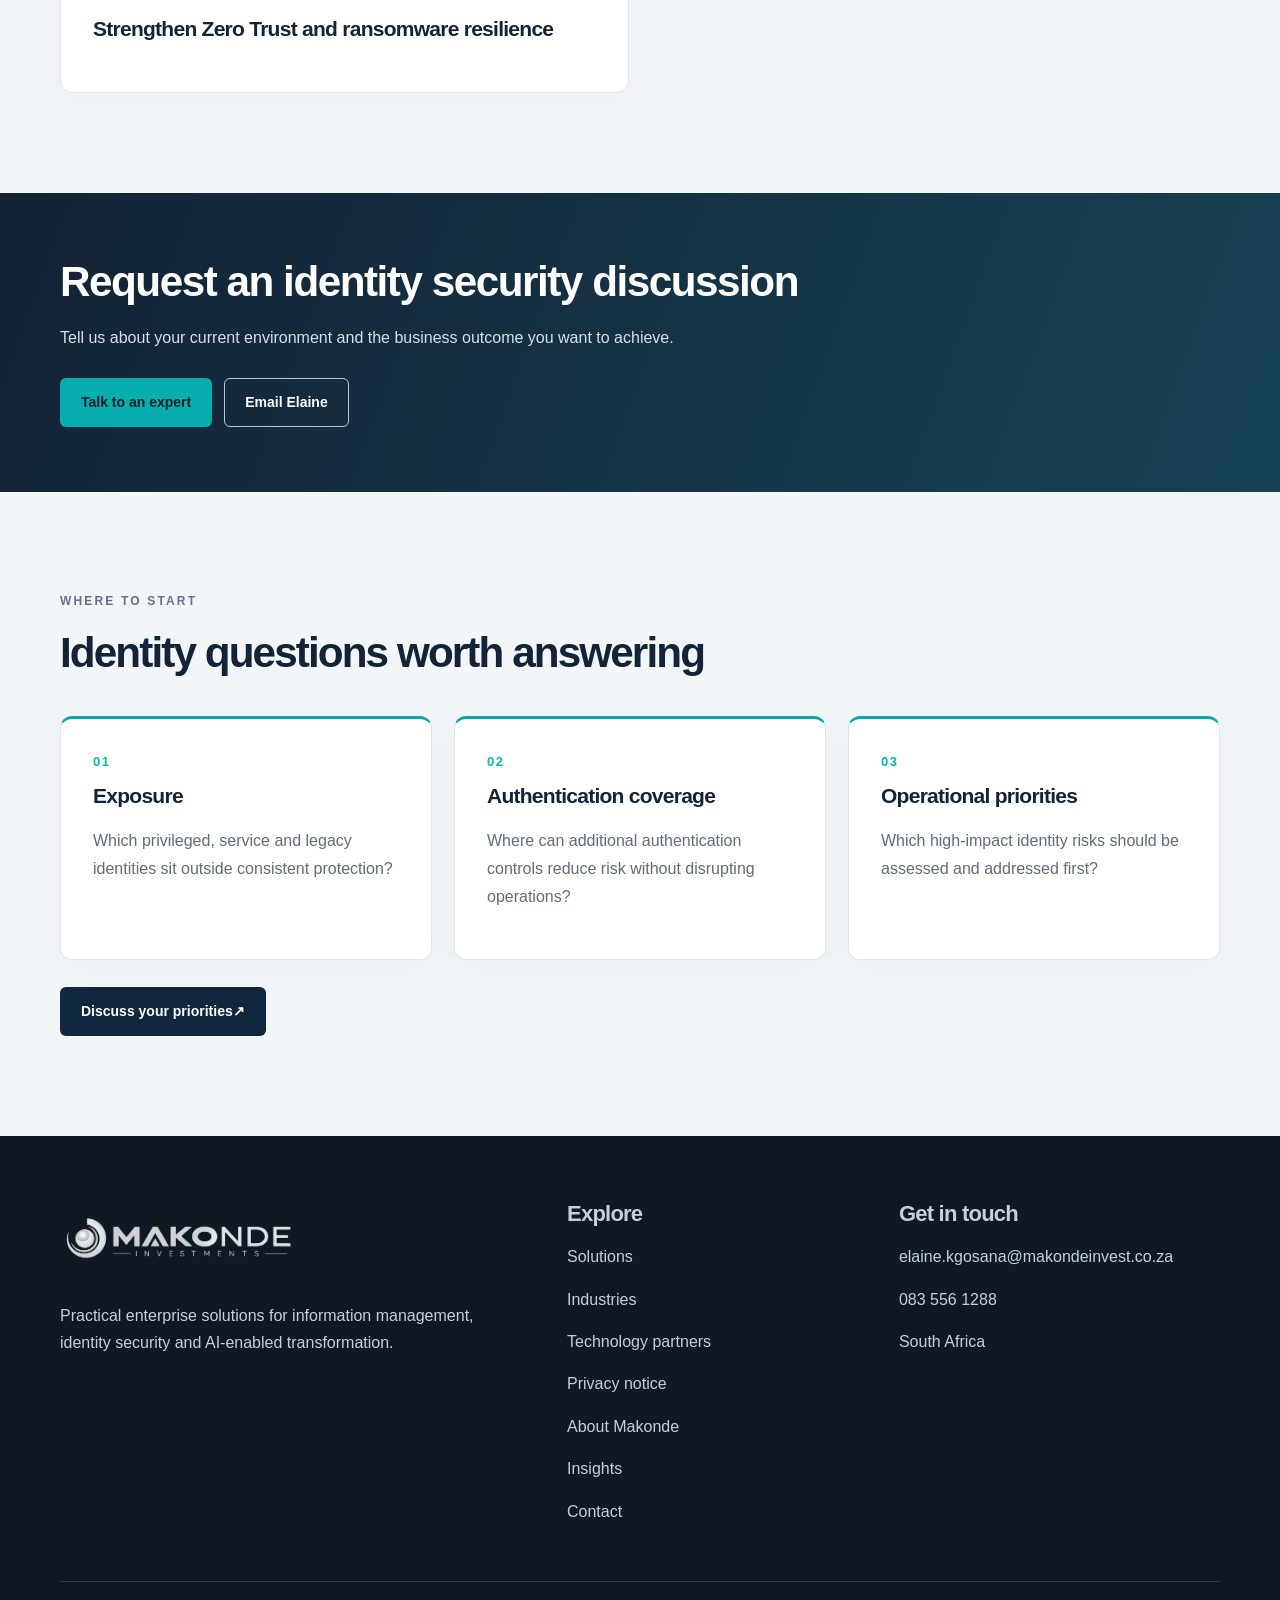
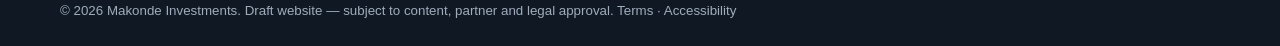
<file: identity-security.html>
<!DOCTYPE html>

<html lang="en-ZA"><head><meta charset="utf-8"/><meta content="width=device-width,initial-scale=1" name="viewport"/><meta content="Protect identities at authentication across on-premises, cloud and hybrid environments." name="description"/><meta content="#161c24" name="theme-color"/><meta content="noindex,nofollow" name="robots"/><title>Identity security and cyber resilience | Makonde</title><link href="assets/style.css" rel="stylesheet"/><script defer="" src="assets/main.js"></script><link href="assets/favicon.svg" rel="icon" type="image/svg+xml"/><meta content="website" property="og:type"/><meta content="Makonde Investments" property="og:site_name"/><meta content="Identity security and cyber resilience | Makonde" property="og:title"/><meta content="Protect identities at authentication across on-premises, cloud and hybrid environments." property="og:description"/></head><body><div class="topline"></div><header class="header"><div class="wrap nav"><a aria-label="Makonde home" class="brand" href="index.html"><img alt="Makonde Investments logo" decoding="async" src="assets/makonde-logo-light.png"/></a><button aria-controls="site-nav" aria-expanded="false" class="menu-toggle">Menu ☰</button><nav aria-label="Main navigation" class="navlinks" id="site-nav"><a href="index.html">Home</a><a href="about.html">About</a><a href="solutions.html">Solutions</a><a href="industries.html">Industries</a><a href="partners.html">Partners</a><a href="insights.html">Insights</a><a href="contact.html">Contact</a><a class="btn btn-primary" href="contact.html">Talk to an expert</a></nav></div></header><main><section class="pagehead"><div class="wrap"><p class="eyebrow">Solutions / Silverfort Identity Security Platform</p><h1>Identity security and cyber resilience</h1><p>Protect identities at authentication across on-premises, cloud and hybrid environments.</p></div></section><section class="section"><div class="wrap"><div class="intro"><p class="eyebrow">The challenge</p><h2>What organisations need to address</h2></div><div class="split"><div><h3>Move from complexity to practical outcomes</h3><p>Protect identities at authentication across on-premises, cloud and hybrid environments.</p><p>Makonde provides local engagement around specialist partner-enabled capabilities, helping frame the problem and identify the right next steps.</p></div><div class="panel"><p class="eyebrow">Partner-enabled capability</p><h3>Silverfort Identity Security Platform</h3><p>Discuss how this capability can apply to your organisation’s priorities and existing environment.</p></div></div></div></section><section class="section section-soft"><div class="wrap"><div class="intro"><p class="eyebrow">Capabilities</p><h2>What the solution can help you do</h2></div><div class="grid2"><article class="card"><h3>Extend MFA to difficult-to-protect resources</h3></article><article class="card"><h3>Improve identity visibility and exposure analysis</h3></article><article class="card"><h3>Protect privileged and non-human identities</h3></article><article class="card"><h3>Support runtime policy enforcement</h3></article><article class="card"><h3>Strengthen Zero Trust and ransomware resilience</h3></article></div></div></section><section class="banner"><div class="wrap"><h2>Request an identity security discussion</h2><p>Tell us about your current environment and the business outcome you want to achieve.</p><div class="actions"><a class="btn btn-primary" href="contact.html">Talk to an expert</a><a class="btn btn-outline" href="mailto:elaine.kgosana@makondeinvest.co.za">Email Elaine</a></div></div></section><section class="section section-soft"><div class="wrap"><div class="intro"><p class="eyebrow">Where to start</p><h2>Identity questions worth answering</h2></div><div class="grid3"><article class="card card-accent"><span class="number">01</span><h3>Exposure</h3><p>Which privileged, service and legacy identities sit outside consistent protection?</p></article><article class="card card-accent"><span class="number">02</span><h3>Authentication coverage</h3><p>Where can additional authentication controls reduce risk without disrupting operations?</p></article><article class="card card-accent"><span class="number">03</span><h3>Operational priorities</h3><p>Which high-impact identity risks should be assessed and addressed first?</p></article></div><div class="actions"><a class="btn btn-light" href="contact.html">Discuss your priorities <span aria-hidden="true">↗</span></a></div></div></section></main><footer class="footer"><div class="wrap"><div class="footergrid"><div><img alt="Makonde Investments" decoding="async" loading="lazy" src="assets/makonde-logo-light.png"/><p>Practical enterprise solutions for information management, identity security and AI-enabled transformation.</p></div><div><h3>Explore</h3><p><a href="solutions.html">Solutions</a></p><p><a href="industries.html">Industries</a></p><p><a href="partners.html">Technology partners</a></p><p><a href="privacy.html">Privacy notice</a></p><p><a href="about.html">About Makonde</a></p><p><a href="insights.html">Insights</a></p><p><a href="contact.html">Contact</a></p></div><div><h3>Get in touch</h3><p><a href="mailto:elaine.kgosana@makondeinvest.co.za">elaine.kgosana@makondeinvest.co.za</a></p><p><a href="tel:+27835561288">083 556 1288</a></p><p>South Africa</p></div></div><small>© 2026 Makonde Investments. Draft website — subject to content, partner and legal approval. <a href="terms.html">Terms</a> · <a href="accessibility.html">Accessibility</a></small></div></footer></body></html>
</file>
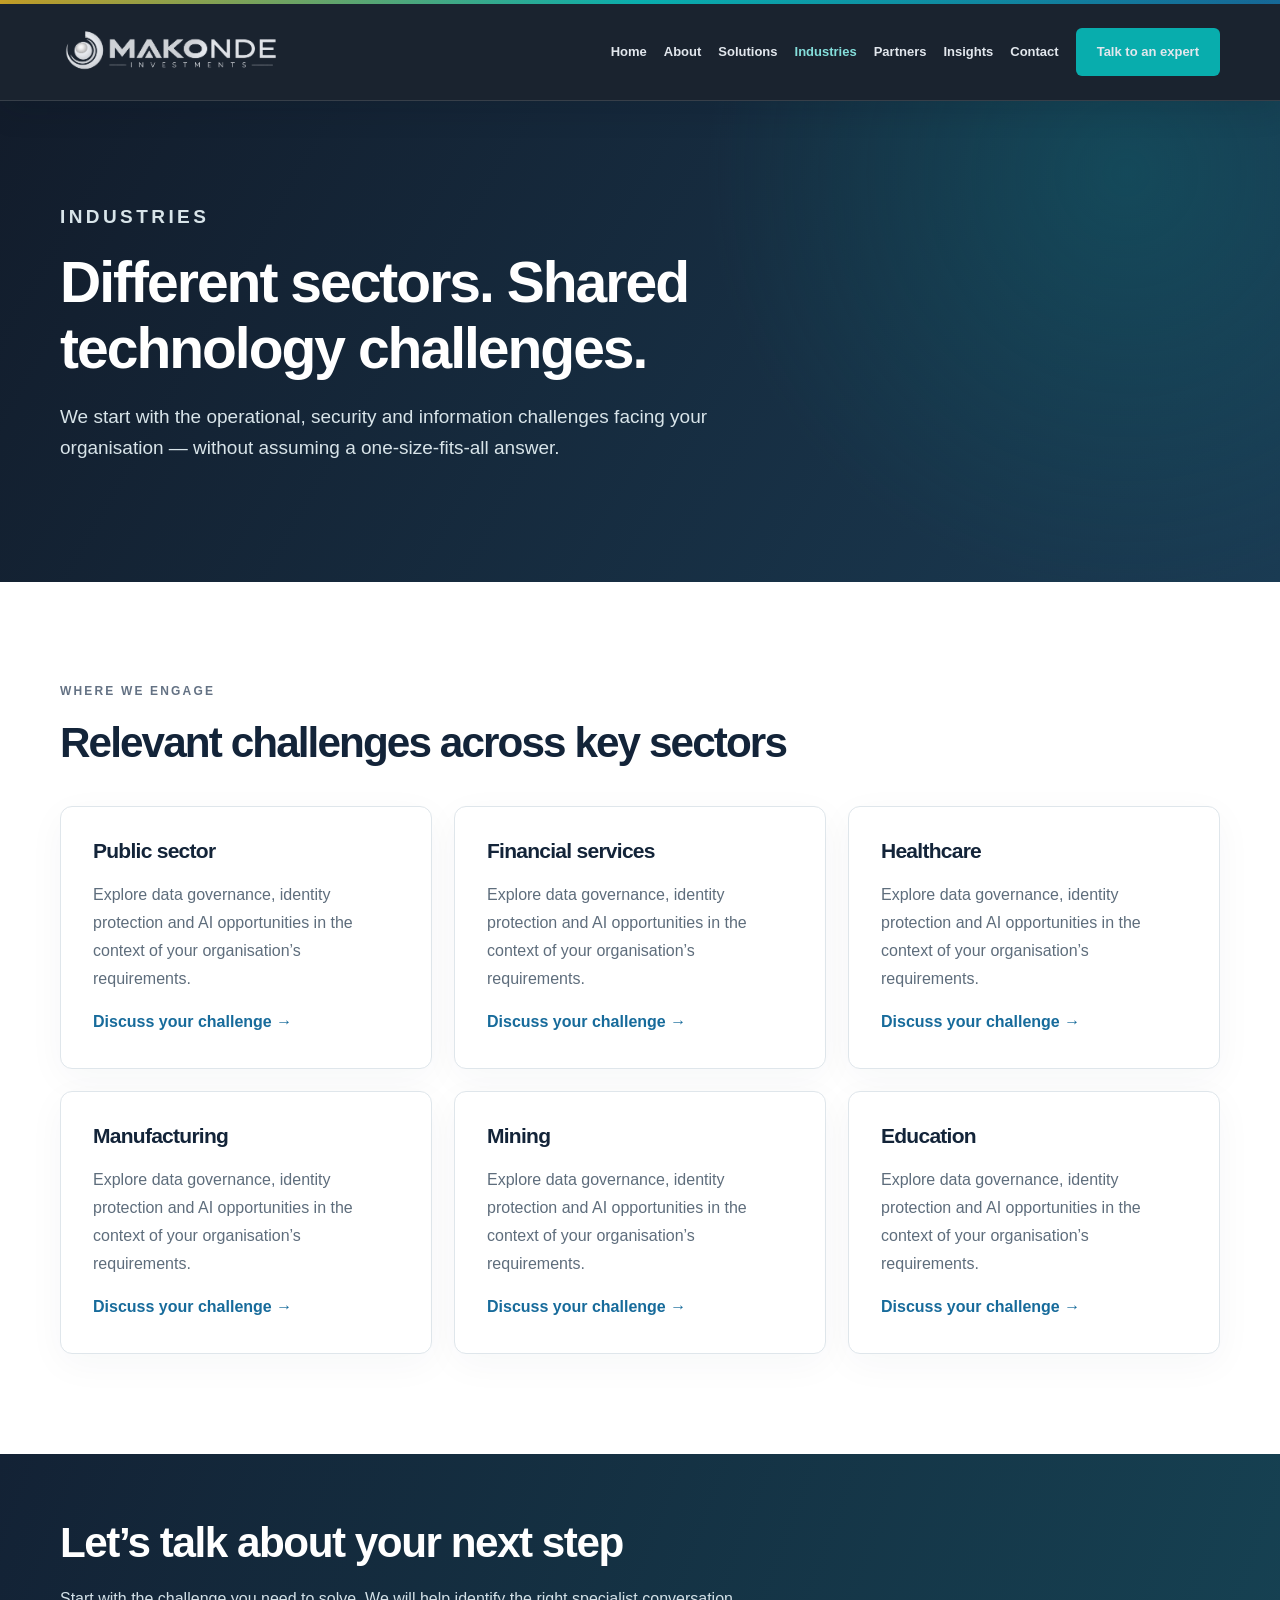
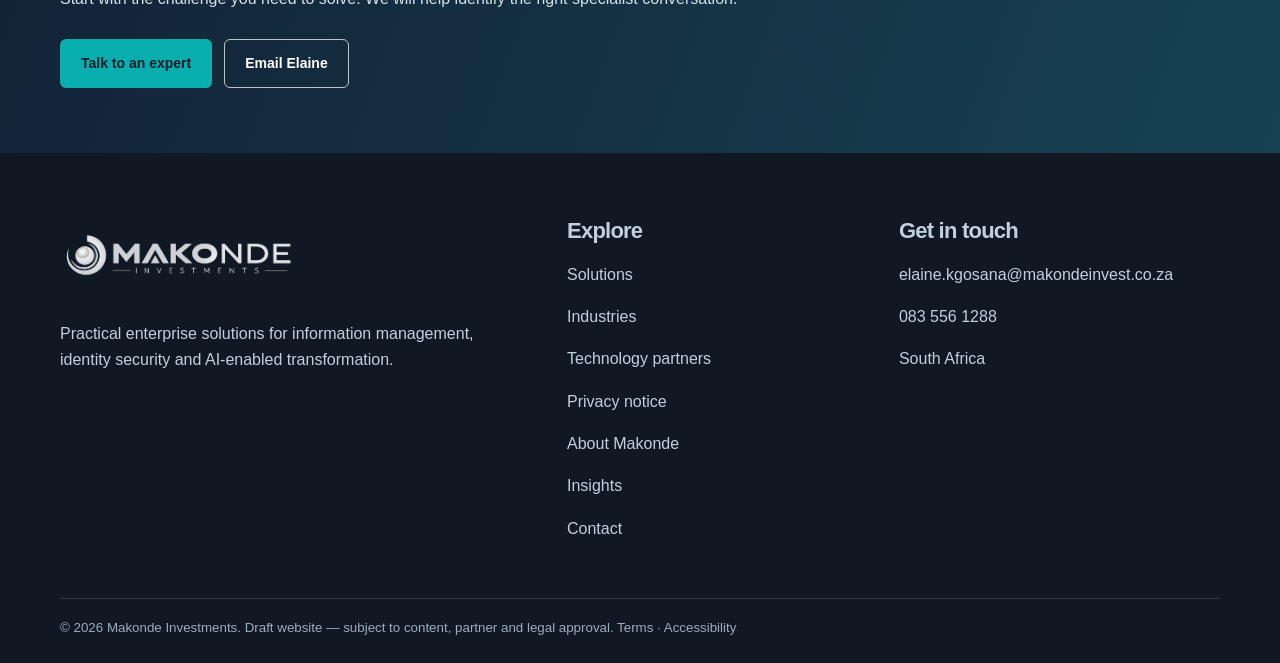
<file: industries.html>
<!DOCTYPE html>
<html lang="en-ZA"><head><meta charset="utf-8"/><meta content="width=device-width,initial-scale=1" name="viewport"/><meta content="Sector-specific enterprise technology priorities for South African organisations." name="description"/><meta content="#161c24" name="theme-color"/><meta content="noindex,nofollow" name="robots"/><title>Industries | Makonde</title><link href="assets/style.css" rel="stylesheet"/><script defer="" src="assets/main.js"></script><link href="assets/favicon.svg" rel="icon" type="image/svg+xml"/><meta content="website" property="og:type"/><meta content="Makonde Investments" property="og:site_name"/><meta content="Industries | Makonde" property="og:title"/><meta content="Sector-specific enterprise technology priorities for South African organisations." property="og:description"/></head><body><div class="topline"></div><header class="header"><div class="wrap nav"><a aria-label="Makonde home" class="brand" href="index.html"><img alt="Makonde Investments logo" decoding="async" src="assets/makonde-logo-light.png"/></a><button aria-controls="site-nav" aria-expanded="false" class="menu-toggle">Menu ☰</button><nav aria-label="Main navigation" class="navlinks" id="site-nav"><a href="index.html">Home</a><a href="about.html">About</a><a href="solutions.html">Solutions</a><a aria-current="page" href="industries.html">Industries</a><a href="partners.html">Partners</a><a href="insights.html">Insights</a><a href="contact.html">Contact</a><a class="btn btn-primary" href="contact.html">Talk to an expert</a></nav></div></header><main><section class="pagehead"><div class="wrap"><p class="eyebrow">Industries</p><h1>Different sectors. Shared technology challenges.</h1><p>We start with the operational, security and information challenges facing your organisation — without assuming a one-size-fits-all answer.</p></div></section><section class="section"><div class="wrap"><div class="intro"><p class="eyebrow">Where we engage</p><h2>Relevant challenges across key sectors</h2></div><div class="grid3"><article class="card"><h3>Public sector</h3><p>Explore data governance, identity protection and AI opportunities in the context of your organisation’s requirements.</p><a class="more" href="contact.html">Discuss your challenge →</a></article><article class="card"><h3>Financial services</h3><p>Explore data governance, identity protection and AI opportunities in the context of your organisation’s requirements.</p><a class="more" href="contact.html">Discuss your challenge →</a></article><article class="card"><h3>Healthcare</h3><p>Explore data governance, identity protection and AI opportunities in the context of your organisation’s requirements.</p><a class="more" href="contact.html">Discuss your challenge →</a></article><article class="card"><h3>Manufacturing</h3><p>Explore data governance, identity protection and AI opportunities in the context of your organisation’s requirements.</p><a class="more" href="contact.html">Discuss your challenge →</a></article><article class="card"><h3>Mining</h3><p>Explore data governance, identity protection and AI opportunities in the context of your organisation’s requirements.</p><a class="more" href="contact.html">Discuss your challenge →</a></article><article class="card"><h3>Education</h3><p>Explore data governance, identity protection and AI opportunities in the context of your organisation’s requirements.</p><a class="more" href="contact.html">Discuss your challenge →</a></article></div></div></section><section class="banner"><div class="wrap"><h2>Let’s talk about your next step</h2><p>Start with the challenge you need to solve. We will help identify the right specialist conversation.</p><div class="actions"><a class="btn btn-primary" href="contact.html">Talk to an expert</a><a class="btn btn-outline" href="mailto:elaine.kgosana@makondeinvest.co.za">Email Elaine</a></div></div></section></main><footer class="footer"><div class="wrap"><div class="footergrid"><div><img alt="Makonde Investments" decoding="async" loading="lazy" src="assets/makonde-logo-light.png"/><p>Practical enterprise solutions for information management, identity security and AI-enabled transformation.</p></div><div><h3>Explore</h3><p><a href="solutions.html">Solutions</a></p><p><a href="industries.html">Industries</a></p><p><a href="partners.html">Technology partners</a></p><p><a href="privacy.html">Privacy notice</a></p><p><a href="about.html">About Makonde</a></p><p><a href="insights.html">Insights</a></p><p><a href="contact.html">Contact</a></p></div><div><h3>Get in touch</h3><p><a href="mailto:elaine.kgosana@makondeinvest.co.za">elaine.kgosana@makondeinvest.co.za</a></p><p><a href="tel:+27835561288">083 556 1288</a></p><p>South Africa</p></div></div><small>© 2026 Makonde Investments. Draft website — subject to content, partner and legal approval. <a href="terms.html">Terms</a> · <a href="accessibility.html">Accessibility</a></small></div></footer></body></html>
</file>
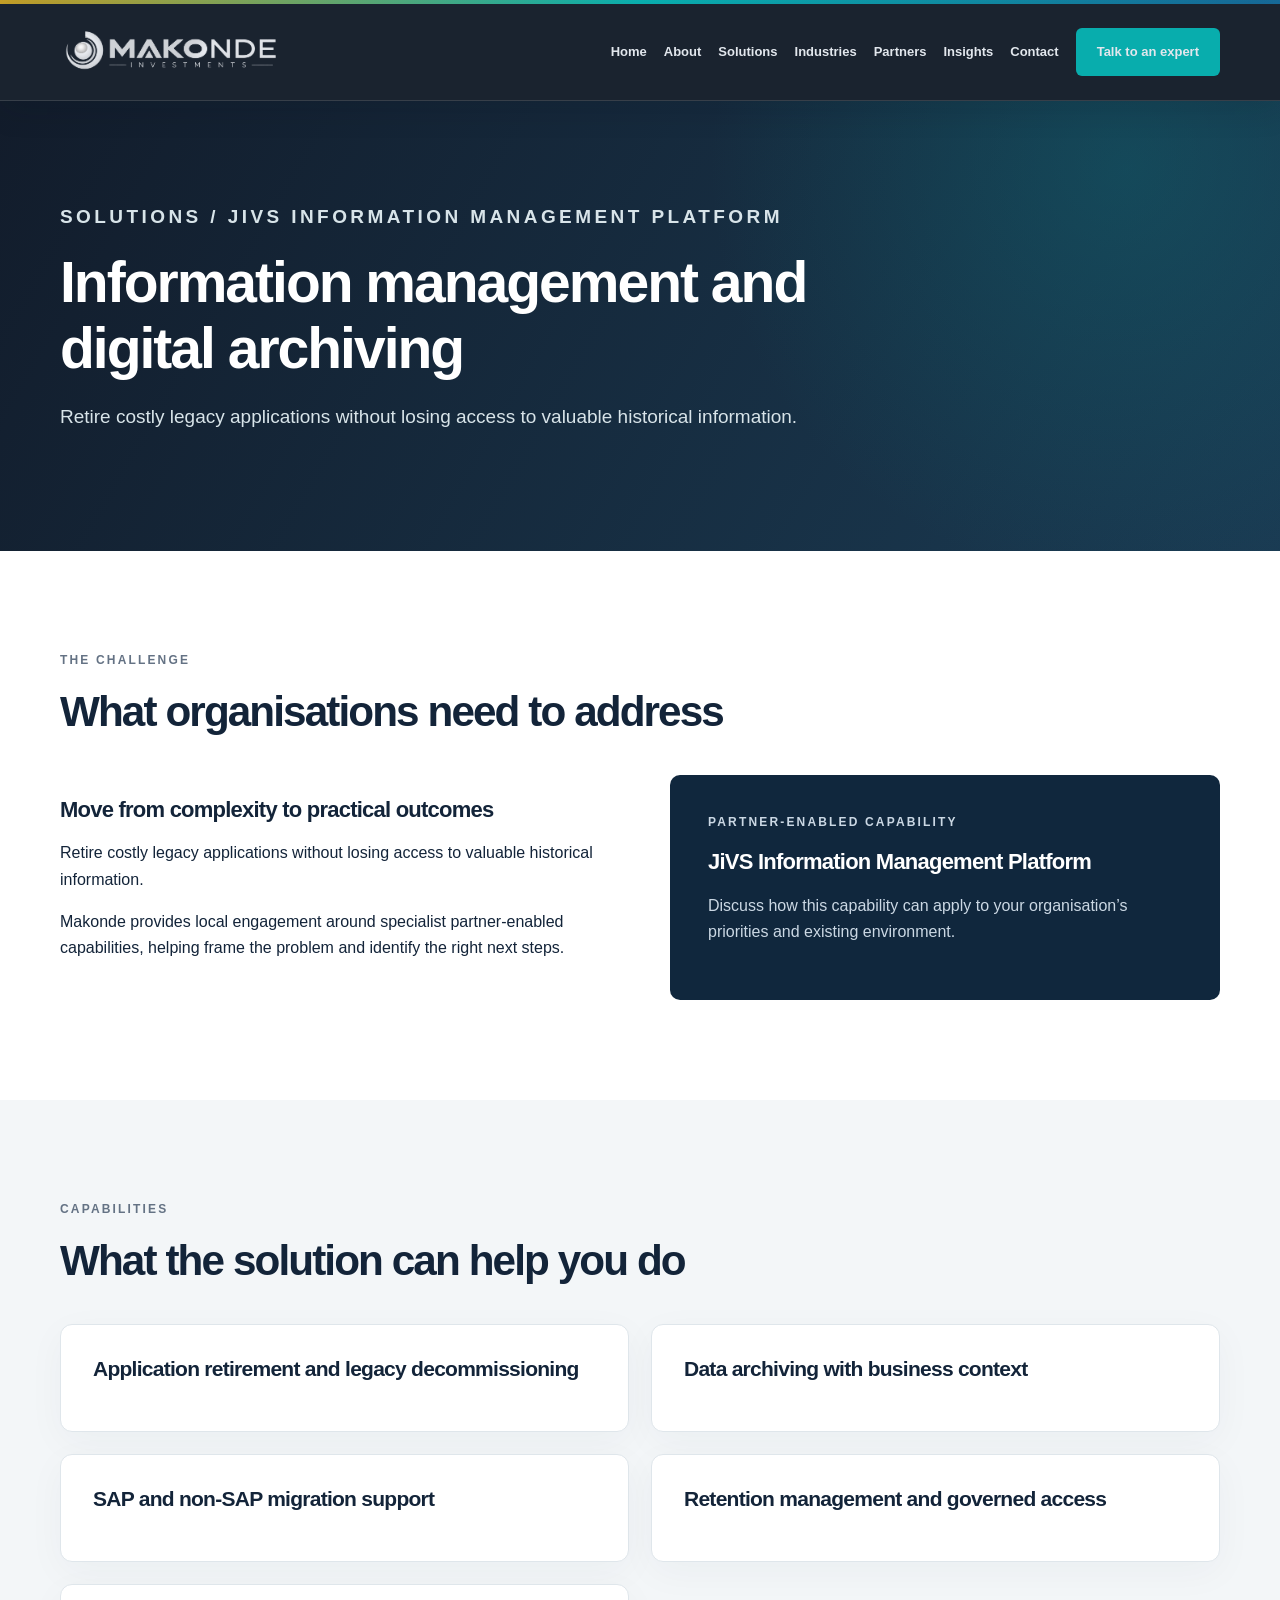
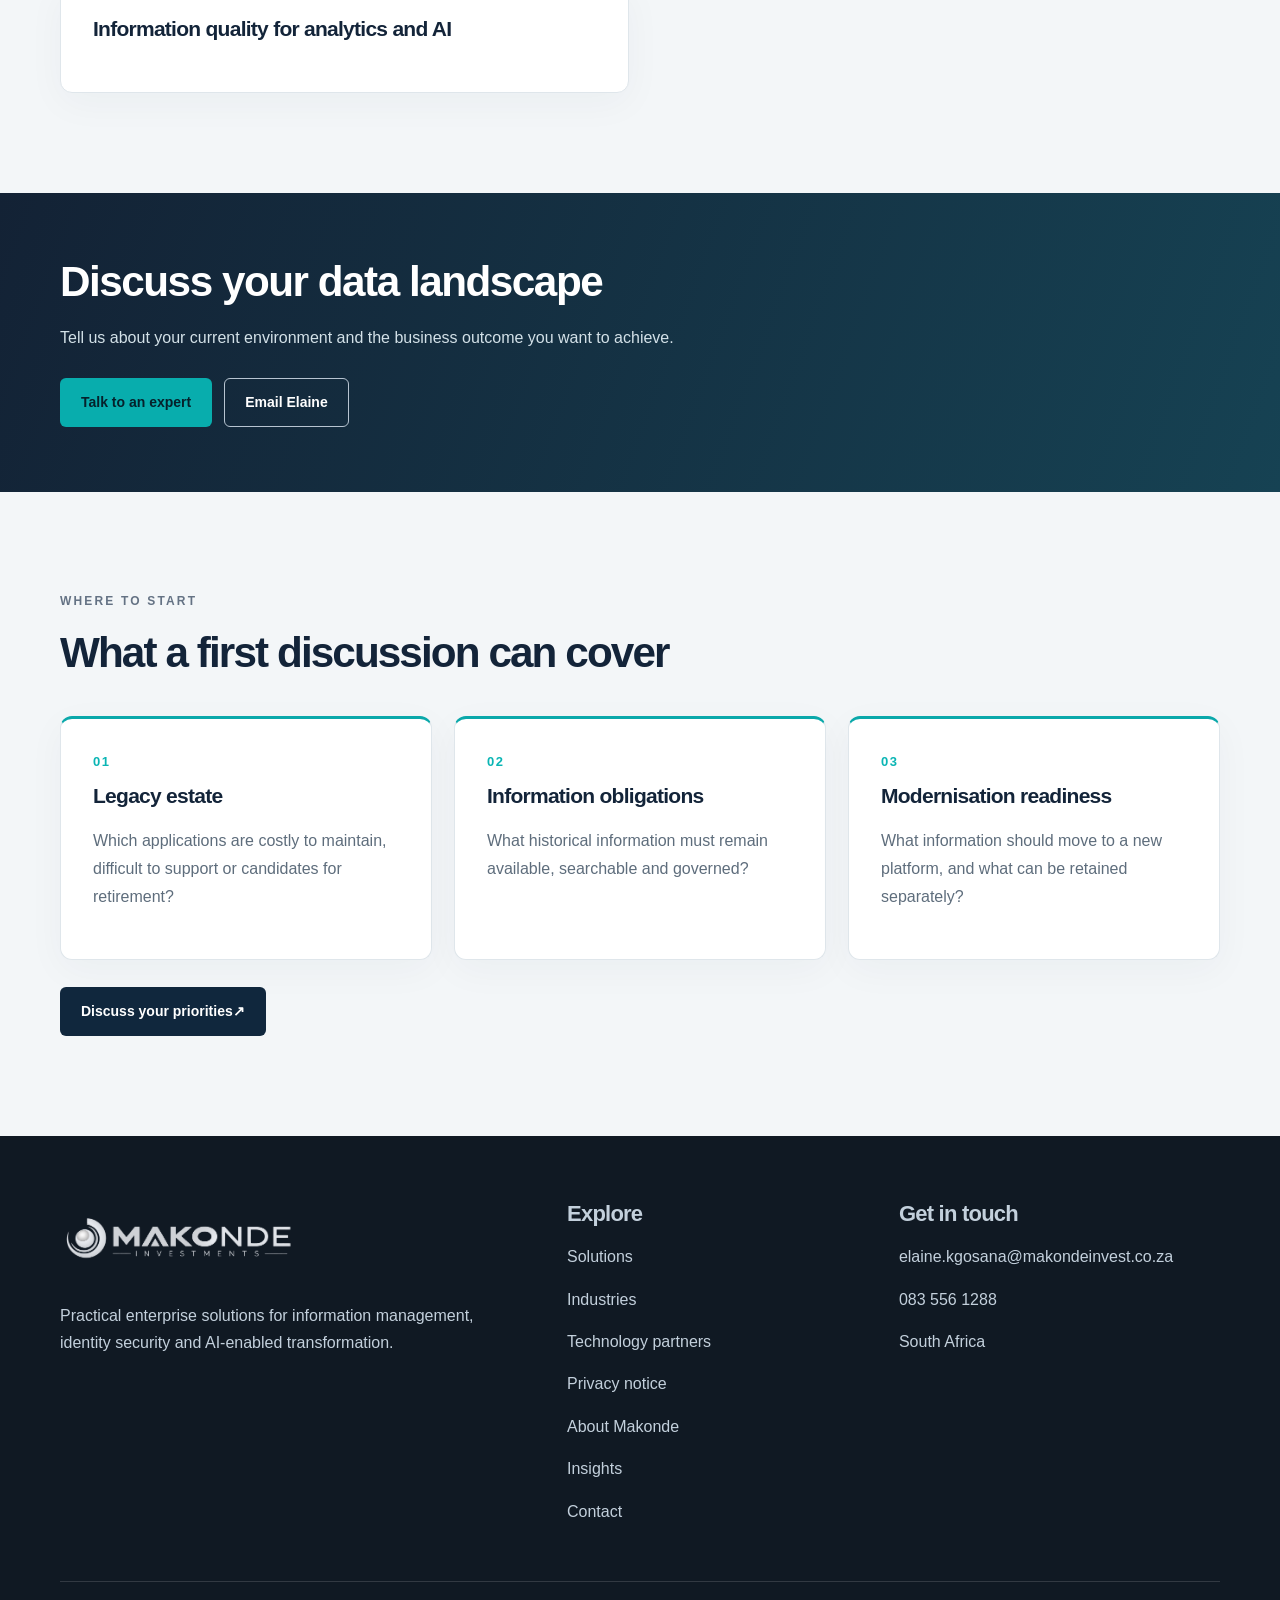
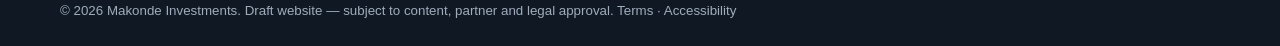
<file: information-management.html>
<!DOCTYPE html>

<html lang="en-ZA"><head><meta charset="utf-8"/><meta content="width=device-width,initial-scale=1" name="viewport"/><meta content="Retire costly legacy applications without losing access to valuable historical information." name="description"/><meta content="#161c24" name="theme-color"/><meta content="noindex,nofollow" name="robots"/><title>Information management and digital archiving | Makonde</title><link href="assets/style.css" rel="stylesheet"/><script defer="" src="assets/main.js"></script><link href="assets/favicon.svg" rel="icon" type="image/svg+xml"/><meta content="website" property="og:type"/><meta content="Makonde Investments" property="og:site_name"/><meta content="Information management and digital archiving | Makonde" property="og:title"/><meta content="Retire costly legacy applications without losing access to valuable historical information." property="og:description"/></head><body><div class="topline"></div><header class="header"><div class="wrap nav"><a aria-label="Makonde home" class="brand" href="index.html"><img alt="Makonde Investments logo" decoding="async" src="assets/makonde-logo-light.png"/></a><button aria-controls="site-nav" aria-expanded="false" class="menu-toggle">Menu ☰</button><nav aria-label="Main navigation" class="navlinks" id="site-nav"><a href="index.html">Home</a><a href="about.html">About</a><a href="solutions.html">Solutions</a><a href="industries.html">Industries</a><a href="partners.html">Partners</a><a href="insights.html">Insights</a><a href="contact.html">Contact</a><a class="btn btn-primary" href="contact.html">Talk to an expert</a></nav></div></header><main><section class="pagehead"><div class="wrap"><p class="eyebrow">Solutions / JiVS Information Management Platform</p><h1>Information management and digital archiving</h1><p>Retire costly legacy applications without losing access to valuable historical information.</p></div></section><section class="section"><div class="wrap"><div class="intro"><p class="eyebrow">The challenge</p><h2>What organisations need to address</h2></div><div class="split"><div><h3>Move from complexity to practical outcomes</h3><p>Retire costly legacy applications without losing access to valuable historical information.</p><p>Makonde provides local engagement around specialist partner-enabled capabilities, helping frame the problem and identify the right next steps.</p></div><div class="panel"><p class="eyebrow">Partner-enabled capability</p><h3>JiVS Information Management Platform</h3><p>Discuss how this capability can apply to your organisation’s priorities and existing environment.</p></div></div></div></section><section class="section section-soft"><div class="wrap"><div class="intro"><p class="eyebrow">Capabilities</p><h2>What the solution can help you do</h2></div><div class="grid2"><article class="card"><h3>Application retirement and legacy decommissioning</h3></article><article class="card"><h3>Data archiving with business context</h3></article><article class="card"><h3>SAP and non-SAP migration support</h3></article><article class="card"><h3>Retention management and governed access</h3></article><article class="card"><h3>Information quality for analytics and AI</h3></article></div></div></section><section class="banner"><div class="wrap"><h2>Discuss your data landscape</h2><p>Tell us about your current environment and the business outcome you want to achieve.</p><div class="actions"><a class="btn btn-primary" href="contact.html">Talk to an expert</a><a class="btn btn-outline" href="mailto:elaine.kgosana@makondeinvest.co.za">Email Elaine</a></div></div></section><section class="section section-soft"><div class="wrap"><div class="intro"><p class="eyebrow">Where to start</p><h2>What a first discussion can cover</h2></div><div class="grid3"><article class="card card-accent"><span class="number">01</span><h3>Legacy estate</h3><p>Which applications are costly to maintain, difficult to support or candidates for retirement?</p></article><article class="card card-accent"><span class="number">02</span><h3>Information obligations</h3><p>What historical information must remain available, searchable and governed?</p></article><article class="card card-accent"><span class="number">03</span><h3>Modernisation readiness</h3><p>What information should move to a new platform, and what can be retained separately?</p></article></div><div class="actions"><a class="btn btn-light" href="contact.html">Discuss your priorities <span aria-hidden="true">↗</span></a></div></div></section></main><footer class="footer"><div class="wrap"><div class="footergrid"><div><img alt="Makonde Investments" decoding="async" loading="lazy" src="assets/makonde-logo-light.png"/><p>Practical enterprise solutions for information management, identity security and AI-enabled transformation.</p></div><div><h3>Explore</h3><p><a href="solutions.html">Solutions</a></p><p><a href="industries.html">Industries</a></p><p><a href="partners.html">Technology partners</a></p><p><a href="privacy.html">Privacy notice</a></p><p><a href="about.html">About Makonde</a></p><p><a href="insights.html">Insights</a></p><p><a href="contact.html">Contact</a></p></div><div><h3>Get in touch</h3><p><a href="mailto:elaine.kgosana@makondeinvest.co.za">elaine.kgosana@makondeinvest.co.za</a></p><p><a href="tel:+27835561288">083 556 1288</a></p><p>South Africa</p></div></div><small>© 2026 Makonde Investments. Draft website — subject to content, partner and legal approval. <a href="terms.html">Terms</a> · <a href="accessibility.html">Accessibility</a></small></div></footer></body></html>
</file>
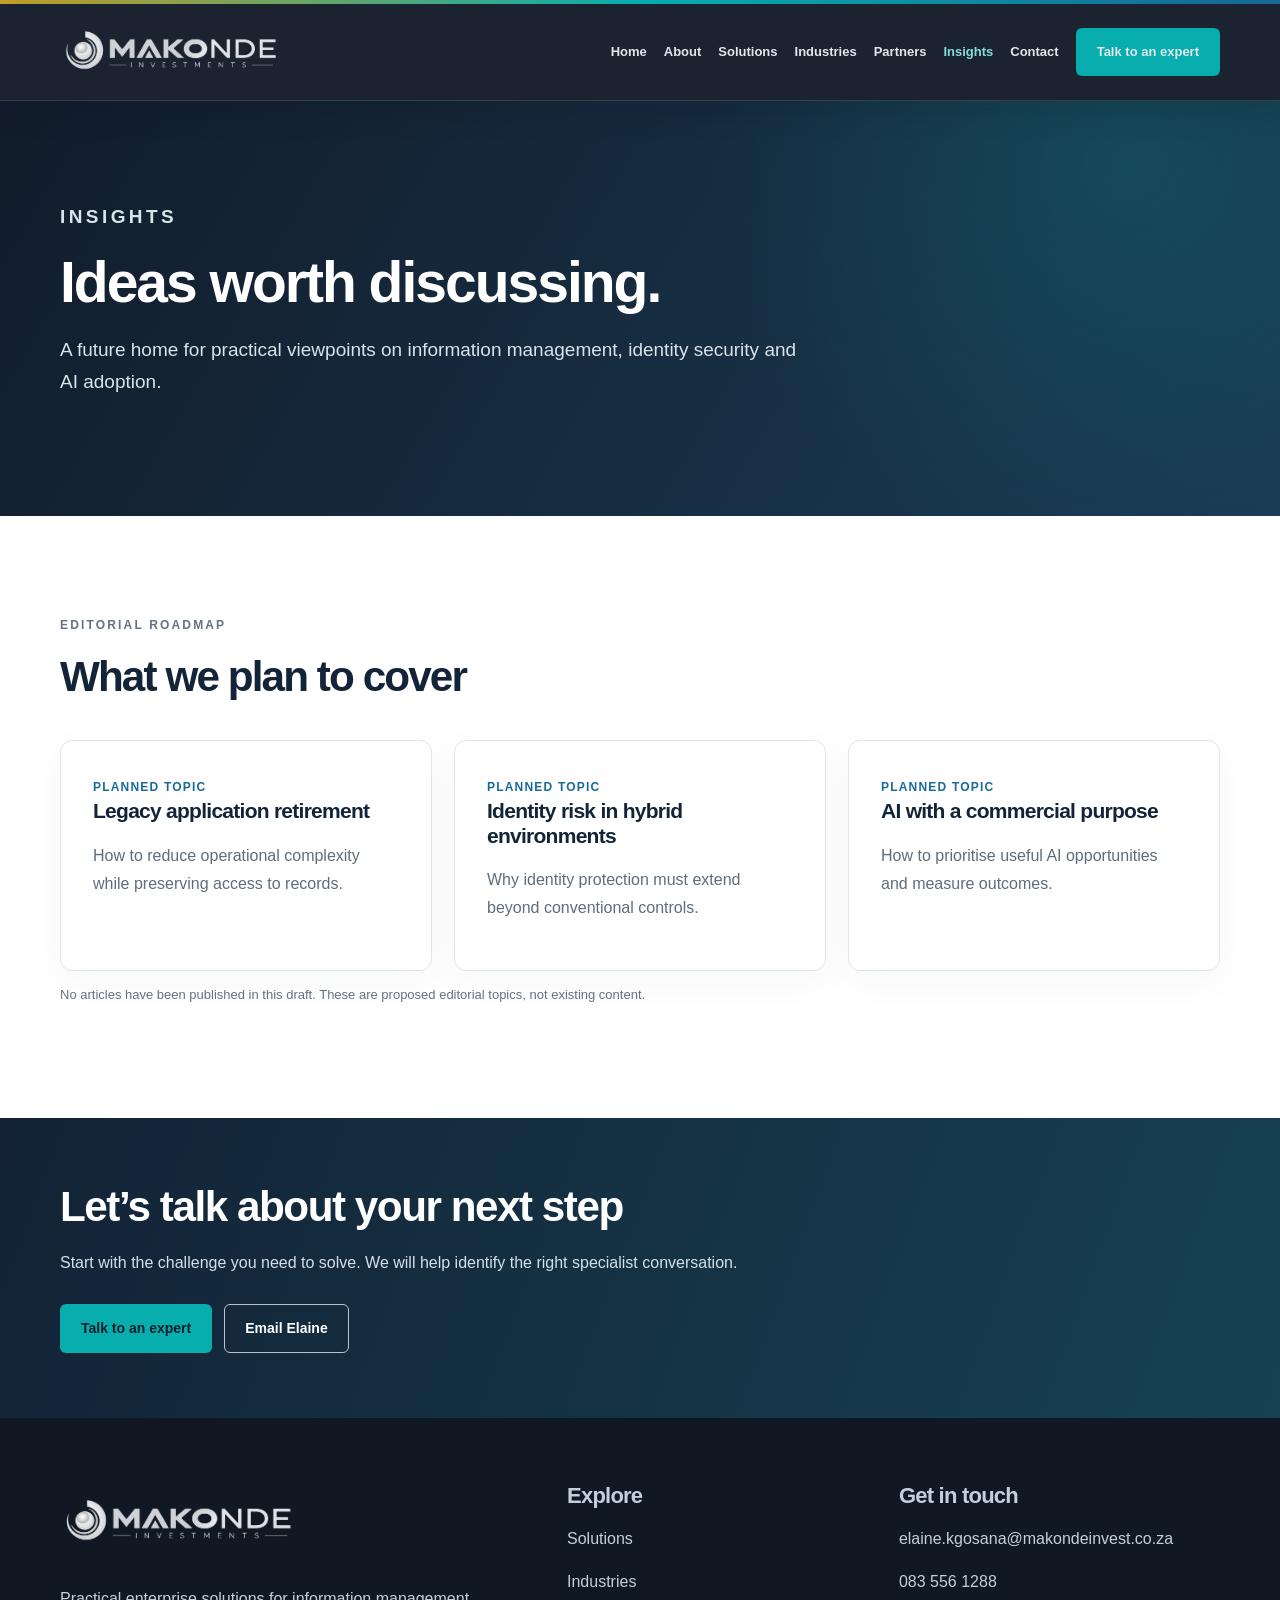
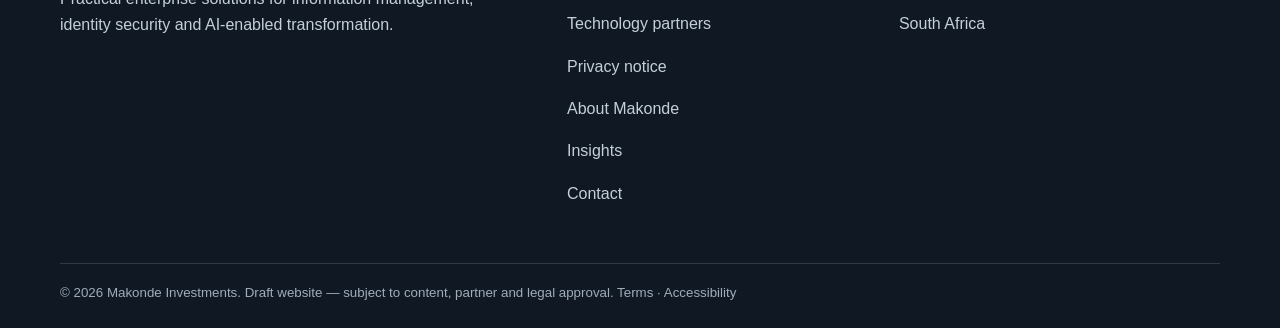
<file: insights.html>
<!DOCTYPE html>
<html lang="en-ZA"><head><meta charset="utf-8"/><meta content="width=device-width,initial-scale=1" name="viewport"/><meta content="Makonde perspectives on information governance, identity security and practical AI." name="description"/><meta content="#161c24" name="theme-color"/><meta content="noindex,nofollow" name="robots"/><title>Insights | Makonde</title><link href="assets/style.css" rel="stylesheet"/><script defer="" src="assets/main.js"></script><link href="assets/favicon.svg" rel="icon" type="image/svg+xml"/><meta content="website" property="og:type"/><meta content="Makonde Investments" property="og:site_name"/><meta content="Insights | Makonde" property="og:title"/><meta content="Makonde perspectives on information governance, identity security and practical AI." property="og:description"/></head><body><div class="topline"></div><header class="header"><div class="wrap nav"><a aria-label="Makonde home" class="brand" href="index.html"><img alt="Makonde Investments logo" decoding="async" src="assets/makonde-logo-light.png"/></a><button aria-controls="site-nav" aria-expanded="false" class="menu-toggle">Menu ☰</button><nav aria-label="Main navigation" class="navlinks" id="site-nav"><a href="index.html">Home</a><a href="about.html">About</a><a href="solutions.html">Solutions</a><a href="industries.html">Industries</a><a href="partners.html">Partners</a><a aria-current="page" href="insights.html">Insights</a><a href="contact.html">Contact</a><a class="btn btn-primary" href="contact.html">Talk to an expert</a></nav></div></header><main><section class="pagehead"><div class="wrap"><p class="eyebrow">Insights</p><h1>Ideas worth discussing.</h1><p>A future home for practical viewpoints on information management, identity security and AI adoption.</p></div></section><section class="section"><div class="wrap"><div class="intro"><p class="eyebrow">Editorial roadmap</p><h2>What we plan to cover</h2></div><div class="grid3"><article class="card"><span class="tag">Planned topic</span><h3>Legacy application retirement</h3><p>How to reduce operational complexity while preserving access to records.</p></article><article class="card"><span class="tag">Planned topic</span><h3>Identity risk in hybrid environments</h3><p>Why identity protection must extend beyond conventional controls.</p></article><article class="card"><span class="tag">Planned topic</span><h3>AI with a commercial purpose</h3><p>How to prioritise useful AI opportunities and measure outcomes.</p></article></div><p class="mini">No articles have been published in this draft. These are proposed editorial topics, not existing content.</p></div></section><section class="banner"><div class="wrap"><h2>Let’s talk about your next step</h2><p>Start with the challenge you need to solve. We will help identify the right specialist conversation.</p><div class="actions"><a class="btn btn-primary" href="contact.html">Talk to an expert</a><a class="btn btn-outline" href="mailto:elaine.kgosana@makondeinvest.co.za">Email Elaine</a></div></div></section></main><footer class="footer"><div class="wrap"><div class="footergrid"><div><img alt="Makonde Investments" decoding="async" loading="lazy" src="assets/makonde-logo-light.png"/><p>Practical enterprise solutions for information management, identity security and AI-enabled transformation.</p></div><div><h3>Explore</h3><p><a href="solutions.html">Solutions</a></p><p><a href="industries.html">Industries</a></p><p><a href="partners.html">Technology partners</a></p><p><a href="privacy.html">Privacy notice</a></p><p><a href="about.html">About Makonde</a></p><p><a href="insights.html">Insights</a></p><p><a href="contact.html">Contact</a></p></div><div><h3>Get in touch</h3><p><a href="mailto:elaine.kgosana@makondeinvest.co.za">elaine.kgosana@makondeinvest.co.za</a></p><p><a href="tel:+27835561288">083 556 1288</a></p><p>South Africa</p></div></div><small>© 2026 Makonde Investments. Draft website — subject to content, partner and legal approval. <a href="terms.html">Terms</a> · <a href="accessibility.html">Accessibility</a></small></div></footer></body></html>
</file>
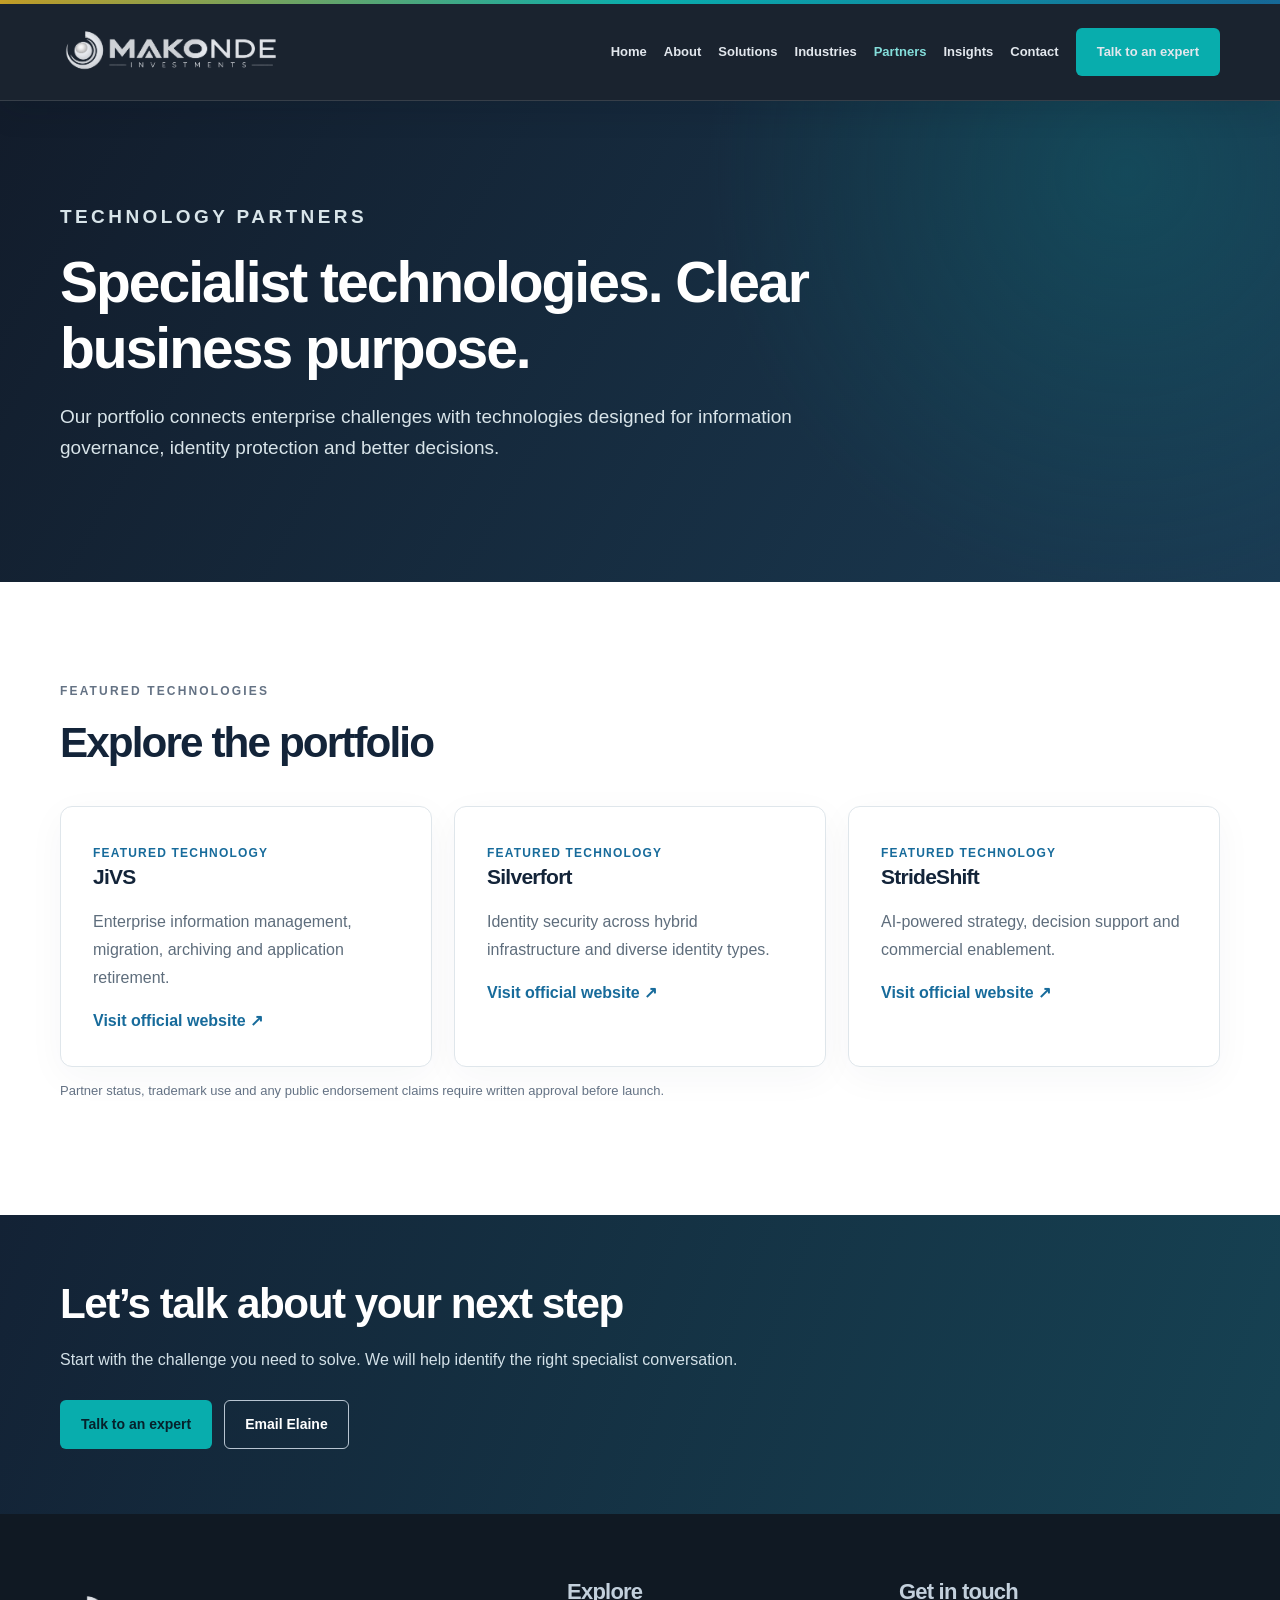
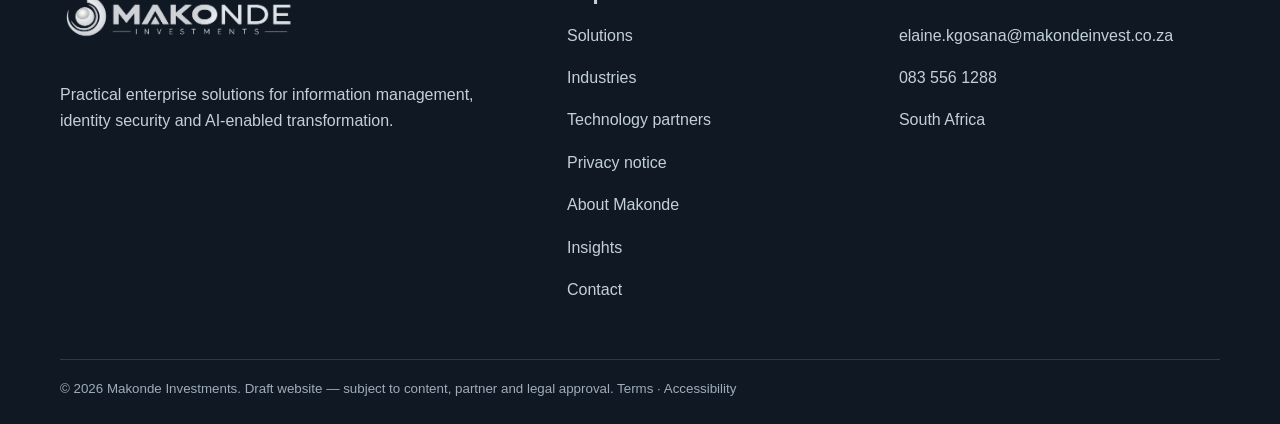
<file: partners.html>
<!DOCTYPE html>
<html lang="en-ZA"><head><meta charset="utf-8"/><meta content="width=device-width,initial-scale=1" name="viewport"/><meta content="Meet the specialist technology platforms featured by Makonde." name="description"/><meta content="#161c24" name="theme-color"/><meta content="noindex,nofollow" name="robots"/><title>Technology partners | Makonde</title><link href="assets/style.css" rel="stylesheet"/><script defer="" src="assets/main.js"></script><link href="assets/favicon.svg" rel="icon" type="image/svg+xml"/><meta content="website" property="og:type"/><meta content="Makonde Investments" property="og:site_name"/><meta content="Technology partners | Makonde" property="og:title"/><meta content="Meet the specialist technology platforms featured by Makonde." property="og:description"/></head><body><div class="topline"></div><header class="header"><div class="wrap nav"><a aria-label="Makonde home" class="brand" href="index.html"><img alt="Makonde Investments logo" decoding="async" src="assets/makonde-logo-light.png"/></a><button aria-controls="site-nav" aria-expanded="false" class="menu-toggle">Menu ☰</button><nav aria-label="Main navigation" class="navlinks" id="site-nav"><a href="index.html">Home</a><a href="about.html">About</a><a href="solutions.html">Solutions</a><a href="industries.html">Industries</a><a aria-current="page" href="partners.html">Partners</a><a href="insights.html">Insights</a><a href="contact.html">Contact</a><a class="btn btn-primary" href="contact.html">Talk to an expert</a></nav></div></header><main><section class="pagehead"><div class="wrap"><p class="eyebrow">Technology partners</p><h1>Specialist technologies. Clear business purpose.</h1><p>Our portfolio connects enterprise challenges with technologies designed for information governance, identity protection and better decisions.</p></div></section><section class="section"><div class="wrap"><div class="intro"><p class="eyebrow">Featured technologies</p><h2>Explore the portfolio</h2></div><div class="grid3"><article class="card"><span class="tag">Featured technology</span><h3>JiVS</h3><p>Enterprise information management, migration, archiving and application retirement.</p><a class="more" href="https://www.jivs.com" rel="noopener noreferrer" target="_blank">Visit official website ↗</a></article><article class="card"><span class="tag">Featured technology</span><h3>Silverfort</h3><p>Identity security across hybrid infrastructure and diverse identity types.</p><a class="more" href="https://www.silverfort.com" rel="noopener noreferrer" target="_blank">Visit official website ↗</a></article><article class="card"><span class="tag">Featured technology</span><h3>StrideShift</h3><p>AI-powered strategy, decision support and commercial enablement.</p><a class="more" href="https://www.strideshift.ai" rel="noopener noreferrer" target="_blank">Visit official website ↗</a></article></div><p class="mini">Partner status, trademark use and any public endorsement claims require written approval before launch.</p></div></section><section class="banner"><div class="wrap"><h2>Let’s talk about your next step</h2><p>Start with the challenge you need to solve. We will help identify the right specialist conversation.</p><div class="actions"><a class="btn btn-primary" href="contact.html">Talk to an expert</a><a class="btn btn-outline" href="mailto:elaine.kgosana@makondeinvest.co.za">Email Elaine</a></div></div></section></main><footer class="footer"><div class="wrap"><div class="footergrid"><div><img alt="Makonde Investments" decoding="async" loading="lazy" src="assets/makonde-logo-light.png"/><p>Practical enterprise solutions for information management, identity security and AI-enabled transformation.</p></div><div><h3>Explore</h3><p><a href="solutions.html">Solutions</a></p><p><a href="industries.html">Industries</a></p><p><a href="partners.html">Technology partners</a></p><p><a href="privacy.html">Privacy notice</a></p><p><a href="about.html">About Makonde</a></p><p><a href="insights.html">Insights</a></p><p><a href="contact.html">Contact</a></p></div><div><h3>Get in touch</h3><p><a href="mailto:elaine.kgosana@makondeinvest.co.za">elaine.kgosana@makondeinvest.co.za</a></p><p><a href="tel:+27835561288">083 556 1288</a></p><p>South Africa</p></div></div><small>© 2026 Makonde Investments. Draft website — subject to content, partner and legal approval. <a href="terms.html">Terms</a> · <a href="accessibility.html">Accessibility</a></small></div></footer></body></html>
</file>
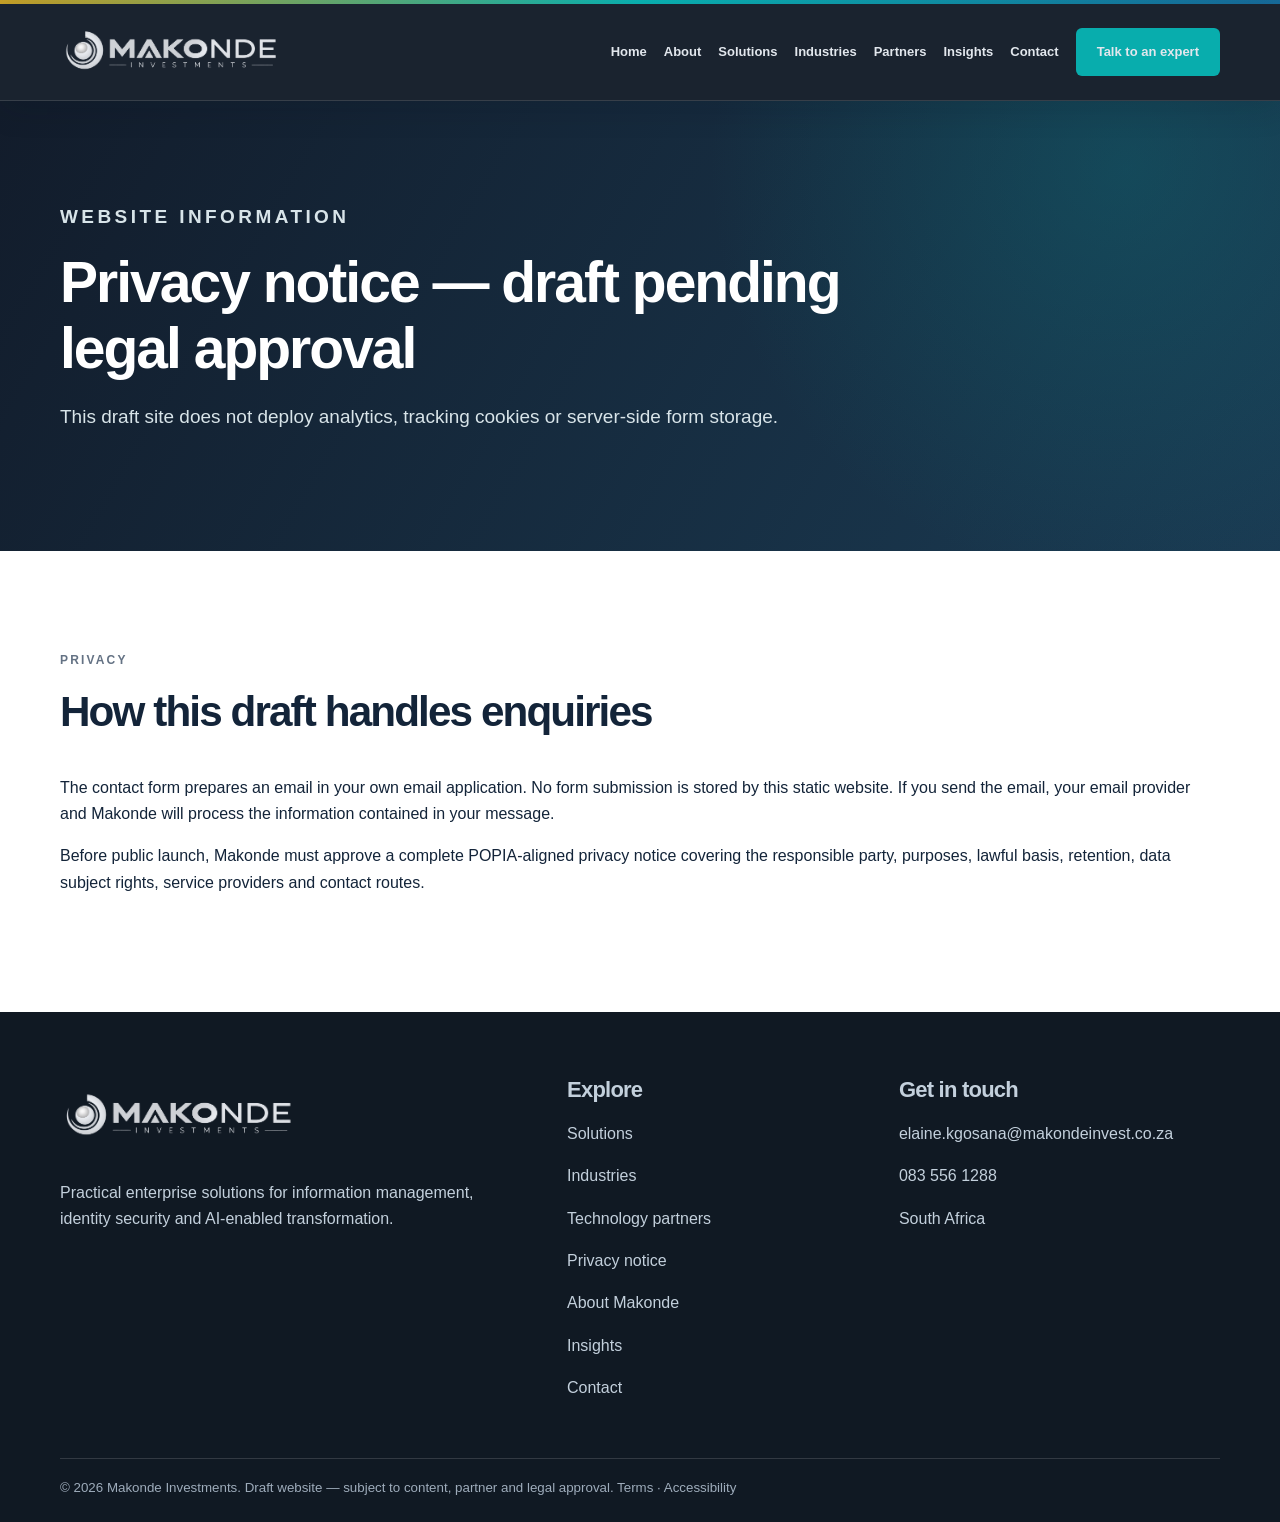
<file: privacy.html>
<!DOCTYPE html>
<html lang="en-ZA"><head><meta charset="utf-8"/><meta content="width=device-width,initial-scale=1" name="viewport"/><meta content="Privacy information for the Makonde draft website." name="description"/><meta content="#161c24" name="theme-color"/><meta content="noindex,nofollow" name="robots"/><title>Privacy notice | Makonde</title><link href="assets/style.css" rel="stylesheet"/><script defer="" src="assets/main.js"></script><link href="assets/favicon.svg" rel="icon" type="image/svg+xml"/><meta content="website" property="og:type"/><meta content="Makonde Investments" property="og:site_name"/><meta content="Privacy notice | Makonde" property="og:title"/><meta content="Privacy information for the Makonde draft website." property="og:description"/></head><body><div class="topline"></div><header class="header"><div class="wrap nav"><a aria-label="Makonde home" class="brand" href="index.html"><img alt="Makonde Investments logo" decoding="async" src="assets/makonde-logo-light.png"/></a><button aria-controls="site-nav" aria-expanded="false" class="menu-toggle">Menu ☰</button><nav aria-label="Main navigation" class="navlinks" id="site-nav"><a href="index.html">Home</a><a href="about.html">About</a><a href="solutions.html">Solutions</a><a href="industries.html">Industries</a><a href="partners.html">Partners</a><a href="insights.html">Insights</a><a href="contact.html">Contact</a><a class="btn btn-primary" href="contact.html">Talk to an expert</a></nav></div></header><main><section class="pagehead"><div class="wrap"><p class="eyebrow">Website information</p><h1>Privacy notice — draft pending legal approval</h1><p>This draft site does not deploy analytics, tracking cookies or server-side form storage.</p></div></section><section class="section"><div class="wrap"><div class="intro"><p class="eyebrow">Privacy</p><h2>How this draft handles enquiries</h2></div><p>The contact form prepares an email in your own email application. No form submission is stored by this static website. If you send the email, your email provider and Makonde will process the information contained in your message.</p><p>Before public launch, Makonde must approve a complete POPIA-aligned privacy notice covering the responsible party, purposes, lawful basis, retention, data subject rights, service providers and contact routes.</p></div></section></main><footer class="footer"><div class="wrap"><div class="footergrid"><div><img alt="Makonde Investments" decoding="async" loading="lazy" src="assets/makonde-logo-light.png"/><p>Practical enterprise solutions for information management, identity security and AI-enabled transformation.</p></div><div><h3>Explore</h3><p><a href="solutions.html">Solutions</a></p><p><a href="industries.html">Industries</a></p><p><a href="partners.html">Technology partners</a></p><p><a href="privacy.html">Privacy notice</a></p><p><a href="about.html">About Makonde</a></p><p><a href="insights.html">Insights</a></p><p><a href="contact.html">Contact</a></p></div><div><h3>Get in touch</h3><p><a href="mailto:elaine.kgosana@makondeinvest.co.za">elaine.kgosana@makondeinvest.co.za</a></p><p><a href="tel:+27835561288">083 556 1288</a></p><p>South Africa</p></div></div><small>© 2026 Makonde Investments. Draft website — subject to content, partner and legal approval. <a href="terms.html">Terms</a> · <a href="accessibility.html">Accessibility</a></small></div></footer></body></html>
</file>
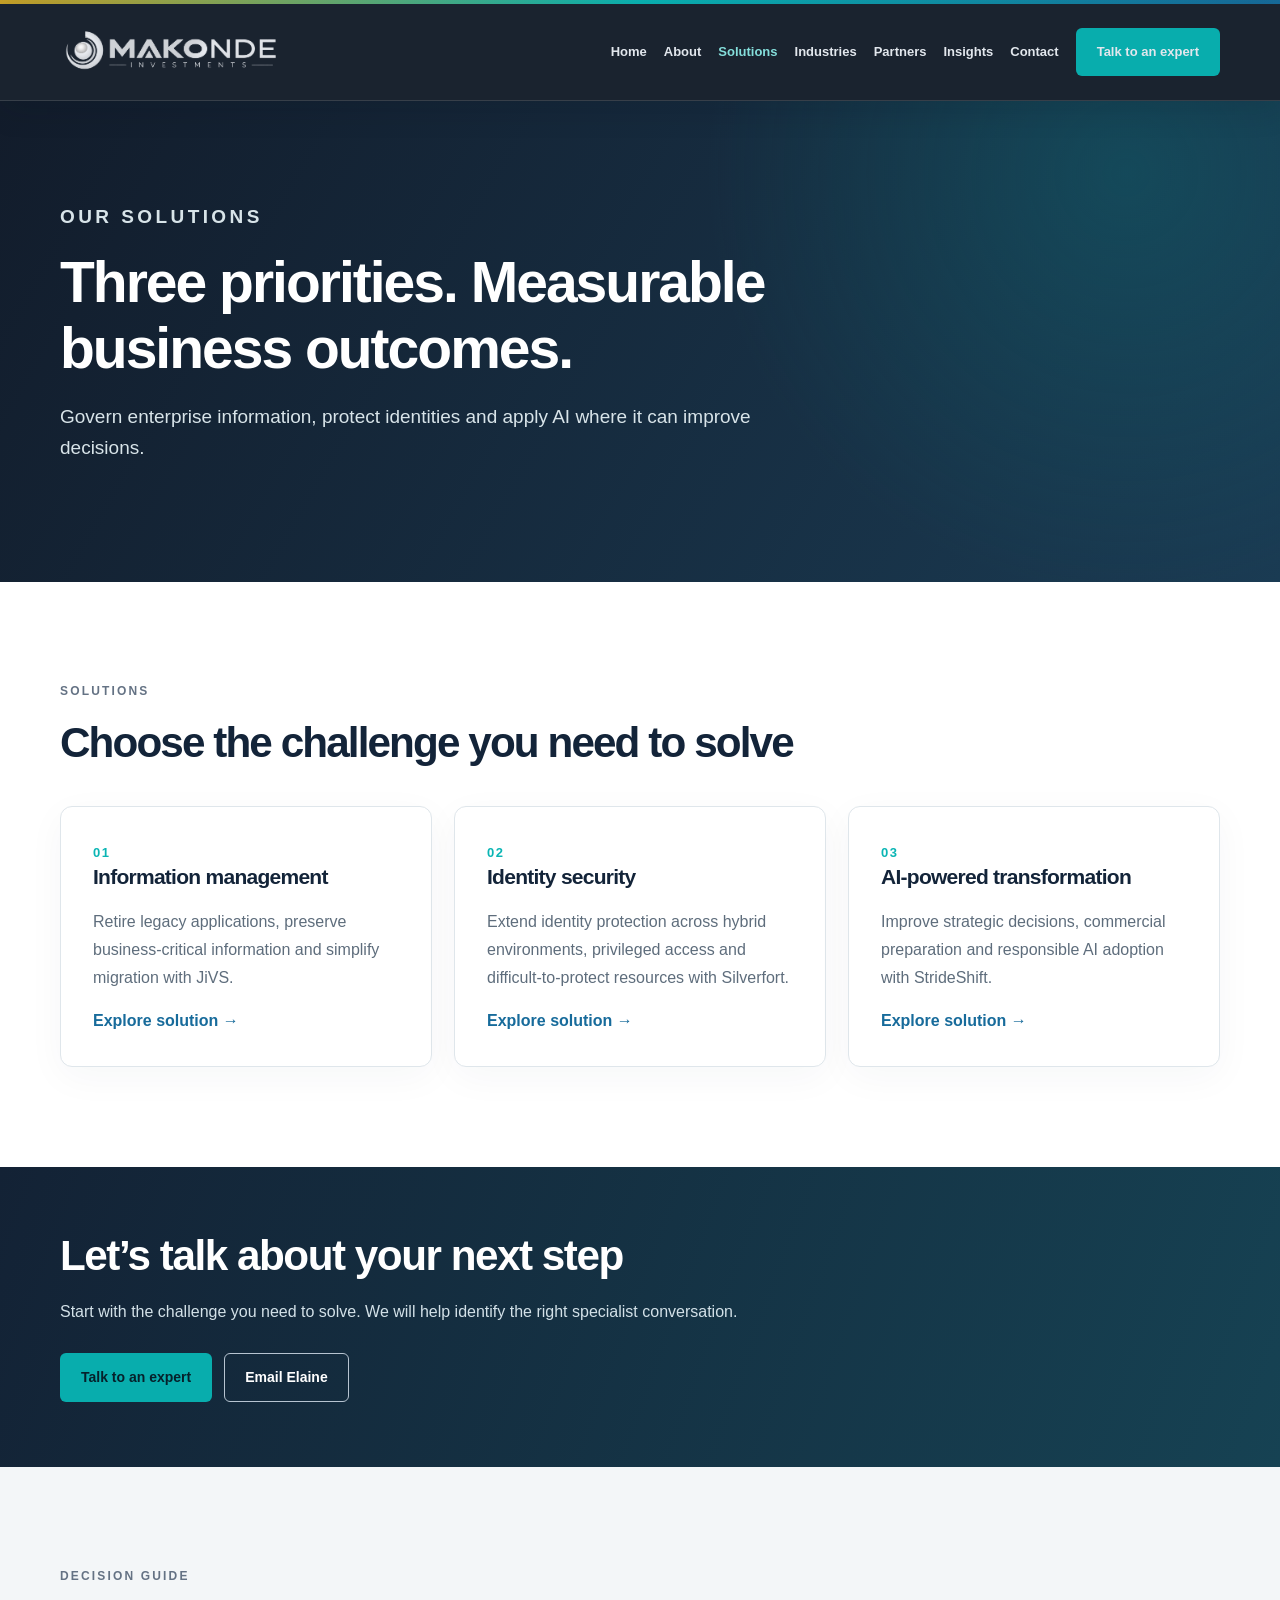
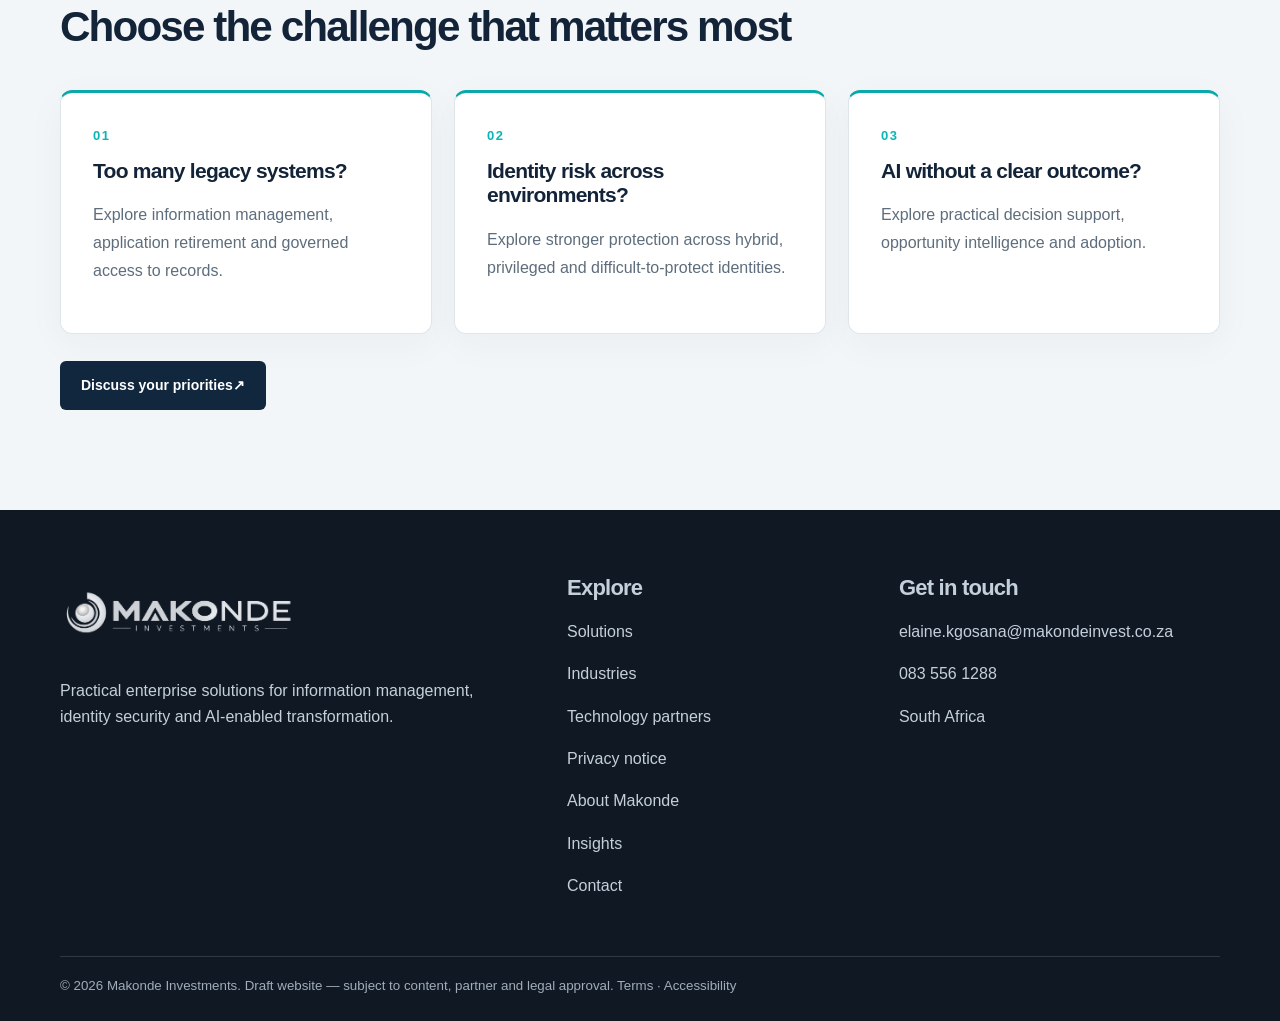
<file: solutions.html>
<!DOCTYPE html>

<html lang="en-ZA"><head><meta charset="utf-8"/><meta content="width=device-width,initial-scale=1" name="viewport"/><meta content="Explore information management, identity security and AI transformation solutions from Makonde." name="description"/><meta content="#161c24" name="theme-color"/><meta content="noindex,nofollow" name="robots"/><title>Solutions | Makonde</title><link href="assets/style.css" rel="stylesheet"/><script defer="" src="assets/main.js"></script><link href="assets/favicon.svg" rel="icon" type="image/svg+xml"/><meta content="website" property="og:type"/><meta content="Makonde Investments" property="og:site_name"/><meta content="Solutions | Makonde" property="og:title"/><meta content="Explore information management, identity security and AI transformation solutions from Makonde." property="og:description"/></head><body><div class="topline"></div><header class="header"><div class="wrap nav"><a aria-label="Makonde home" class="brand" href="index.html"><img alt="Makonde Investments logo" decoding="async" src="assets/makonde-logo-light.png"/></a><button aria-controls="site-nav" aria-expanded="false" class="menu-toggle">Menu ☰</button><nav aria-label="Main navigation" class="navlinks" id="site-nav"><a href="index.html">Home</a><a href="about.html">About</a><a aria-current="page" href="solutions.html">Solutions</a><a href="industries.html">Industries</a><a href="partners.html">Partners</a><a href="insights.html">Insights</a><a href="contact.html">Contact</a><a class="btn btn-primary" href="contact.html">Talk to an expert</a></nav></div></header><main><section class="pagehead"><div class="wrap"><p class="eyebrow">Our solutions</p><h1>Three priorities. Measurable business outcomes.</h1><p>Govern enterprise information, protect identities and apply AI where it can improve decisions.</p></div></section><section class="section"><div class="wrap"><div class="intro"><p class="eyebrow">Solutions</p><h2>Choose the challenge you need to solve</h2></div><div class="grid3"><article class="card"><span class="number">01</span><h3>Information management</h3><p>Retire legacy applications, preserve business-critical information and simplify migration with JiVS.</p><a class="more" href="information-management.html">Explore solution →</a></article><article class="card"><span class="number">02</span><h3>Identity security</h3><p>Extend identity protection across hybrid environments, privileged access and difficult-to-protect resources with Silverfort.</p><a class="more" href="identity-security.html">Explore solution →</a></article><article class="card"><span class="number">03</span><h3>AI-powered transformation</h3><p>Improve strategic decisions, commercial preparation and responsible AI adoption with StrideShift.</p><a class="more" href="ai-transformation.html">Explore solution →</a></article></div></div></section><section class="banner"><div class="wrap"><h2>Let’s talk about your next step</h2><p>Start with the challenge you need to solve. We will help identify the right specialist conversation.</p><div class="actions"><a class="btn btn-primary" href="contact.html">Talk to an expert</a><a class="btn btn-outline" href="mailto:elaine.kgosana@makondeinvest.co.za">Email Elaine</a></div></div></section><section class="section section-soft"><div class="wrap"><div class="intro"><p class="eyebrow">Decision guide</p><h2>Choose the challenge that matters most</h2></div><div class="grid3"><article class="card card-accent"><span class="number">01</span><h3>Too many legacy systems?</h3><p>Explore information management, application retirement and governed access to records.</p></article><article class="card card-accent"><span class="number">02</span><h3>Identity risk across environments?</h3><p>Explore stronger protection across hybrid, privileged and difficult-to-protect identities.</p></article><article class="card card-accent"><span class="number">03</span><h3>AI without a clear outcome?</h3><p>Explore practical decision support, opportunity intelligence and adoption.</p></article></div><div class="actions"><a class="btn btn-light" href="contact.html">Discuss your priorities <span aria-hidden="true">↗</span></a></div></div></section></main><footer class="footer"><div class="wrap"><div class="footergrid"><div><img alt="Makonde Investments" decoding="async" loading="lazy" src="assets/makonde-logo-light.png"/><p>Practical enterprise solutions for information management, identity security and AI-enabled transformation.</p></div><div><h3>Explore</h3><p><a href="solutions.html">Solutions</a></p><p><a href="industries.html">Industries</a></p><p><a href="partners.html">Technology partners</a></p><p><a href="privacy.html">Privacy notice</a></p><p><a href="about.html">About Makonde</a></p><p><a href="insights.html">Insights</a></p><p><a href="contact.html">Contact</a></p></div><div><h3>Get in touch</h3><p><a href="mailto:elaine.kgosana@makondeinvest.co.za">elaine.kgosana@makondeinvest.co.za</a></p><p><a href="tel:+27835561288">083 556 1288</a></p><p>South Africa</p></div></div><small>© 2026 Makonde Investments. Draft website — subject to content, partner and legal approval. <a href="terms.html">Terms</a> · <a href="accessibility.html">Accessibility</a></small></div></footer></body></html>
</file>
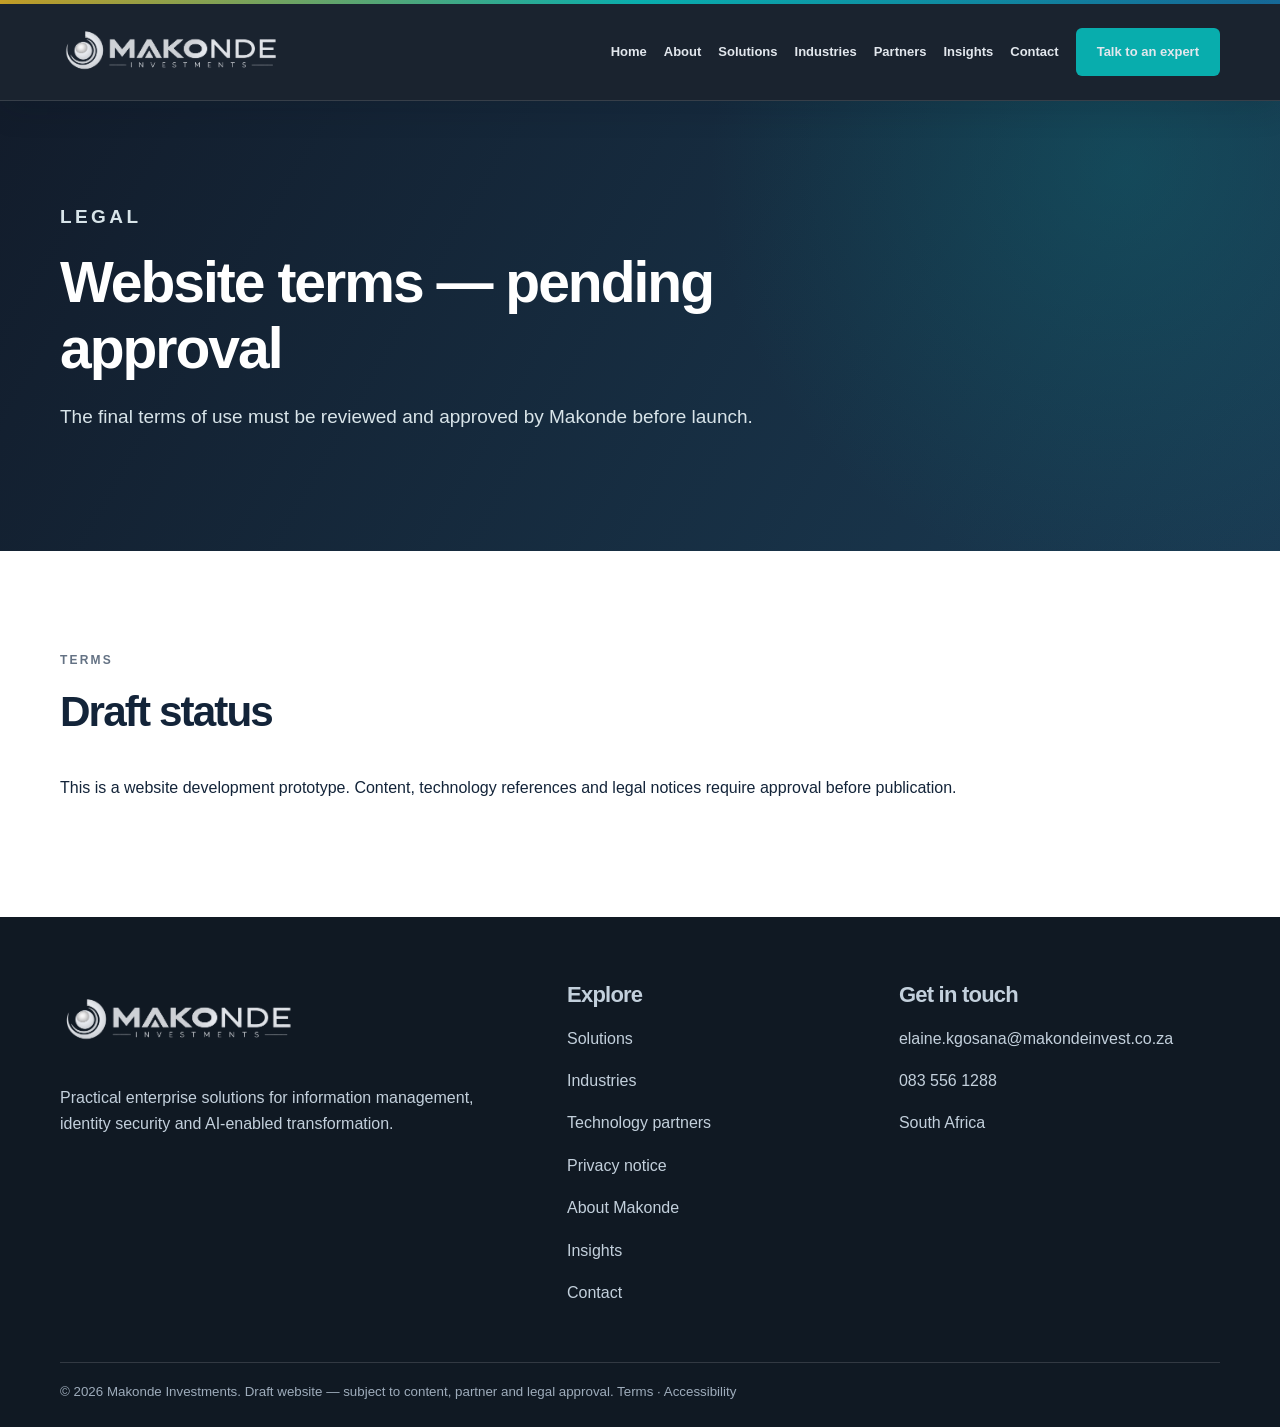
<file: terms.html>
<!DOCTYPE html>
<html lang="en-ZA"><head><meta charset="utf-8"/><meta content="width=device-width,initial-scale=1" name="viewport"/><meta content="Draft website terms pending legal approval." name="description"/><meta content="#161c24" name="theme-color"/><meta content="noindex,nofollow" name="robots"/><title>Terms | Makonde</title><link href="assets/style.css" rel="stylesheet"/><script defer="" src="assets/main.js"></script><link href="assets/favicon.svg" rel="icon" type="image/svg+xml"/><meta content="website" property="og:type"/><meta content="Makonde Investments" property="og:site_name"/><meta content="Terms | Makonde" property="og:title"/><meta content="Draft website terms pending legal approval." property="og:description"/></head><body><div class="topline"></div><header class="header"><div class="wrap nav"><a aria-label="Makonde home" class="brand" href="index.html"><img alt="Makonde Investments logo" decoding="async" src="assets/makonde-logo-light.png"/></a><button aria-controls="site-nav" aria-expanded="false" class="menu-toggle">Menu ☰</button><nav aria-label="Main navigation" class="navlinks" id="site-nav"><a href="index.html">Home</a><a href="about.html">About</a><a href="solutions.html">Solutions</a><a href="industries.html">Industries</a><a href="partners.html">Partners</a><a href="insights.html">Insights</a><a href="contact.html">Contact</a><a class="btn btn-primary" href="contact.html">Talk to an expert</a></nav></div></header><main><section class="pagehead"><div class="wrap"><p class="eyebrow">Legal</p><h1>Website terms — pending approval</h1><p>The final terms of use must be reviewed and approved by Makonde before launch.</p></div></section><section class="section"><div class="wrap"><div class="intro"><p class="eyebrow">Terms</p><h2>Draft status</h2></div><p>This is a website development prototype. Content, technology references and legal notices require approval before publication.</p></div></section></main><footer class="footer"><div class="wrap"><div class="footergrid"><div><img alt="Makonde Investments" decoding="async" loading="lazy" src="assets/makonde-logo-light.png"/><p>Practical enterprise solutions for information management, identity security and AI-enabled transformation.</p></div><div><h3>Explore</h3><p><a href="solutions.html">Solutions</a></p><p><a href="industries.html">Industries</a></p><p><a href="partners.html">Technology partners</a></p><p><a href="privacy.html">Privacy notice</a></p><p><a href="about.html">About Makonde</a></p><p><a href="insights.html">Insights</a></p><p><a href="contact.html">Contact</a></p></div><div><h3>Get in touch</h3><p><a href="mailto:elaine.kgosana@makondeinvest.co.za">elaine.kgosana@makondeinvest.co.za</a></p><p><a href="tel:+27835561288">083 556 1288</a></p><p>South Africa</p></div></div><small>© 2026 Makonde Investments. Draft website — subject to content, partner and legal approval. <a href="terms.html">Terms</a> · <a href="accessibility.html">Accessibility</a></small></div></footer></body></html>
</file>
<file: assets/style.css>
:root{--ink:#101b29;--charcoal:#161c24;--navy:#112a46;--blue:#176b9b;--teal:#00a6a6;--gold:#c9a227;--silver:#cbd3dc;--muted:#647284;--line:#dfe6eb;--paper:#f5f7f8;--white:#fff}*{box-sizing:border-box}html{scroll-behavior:smooth}body{margin:0;font:16px/1.65 system-ui,-apple-system,Segoe UI,sans-serif;color:var(--ink);background:white}a{color:inherit}a:focus-visible,button:focus-visible,input:focus-visible,select:focus-visible,textarea:focus-visible{outline:3px solid var(--teal);outline-offset:3px}.wrap{width:min(1160px,calc(100% - 44px));margin:auto}.topline{height:4px;background:linear-gradient(90deg,var(--gold),var(--teal),var(--blue))}.header{position:sticky;top:0;z-index:20;background:#141b24f7;backdrop-filter:blur(16px);border-bottom:1px solid #ffffff20}.nav{display:flex;align-items:center;gap:28px;min-height:83px}.brand{display:flex;align-items:center;gap:12px;text-decoration:none;flex-shrink:0}.brand img{width:185px;max-height:63px;object-fit:contain;object-position:left}.navlinks{display:flex;gap:19px;align-items:center;margin-left:auto}.navlinks a{color:#e2e7ed;text-decoration:none;font-size:13px;font-weight:650}.navlinks a:hover,.footer a:hover{color:#6de0da}.btn{display:inline-flex;align-items:center;justify-content:center;padding:12px 20px;border-radius:5px;text-decoration:none;font-size:14px;font-weight:750;border:1px solid transparent;cursor:pointer}.btn-primary{background:var(--teal);color:#08222c}.btn-outline{border-color:#b7c4d1;color:#fff}.btn-light{background:var(--navy);color:white}.menu-toggle{display:none;margin-left:auto;background:transparent;color:white;border:1px solid #687888;border-radius:4px;padding:8px 12px}.hero{background:radial-gradient(circle at 84% 18%,#136d7955,transparent 31%),linear-gradient(115deg,#101821,#152a40 66%,#0e3541);color:white;position:relative;overflow:hidden}.hero:after{content:'';position:absolute;inset:0;opacity:.22;background:repeating-linear-gradient(145deg,transparent 0 72px,#8ac1c510 73px 74px);pointer-events:none}.hero-inner{min-height:560px;display:grid;grid-template-columns:1.18fr .82fr;align-items:center;gap:55px;padding:90px 0;position:relative;z-index:1}.eyebrow{text-transform:uppercase;letter-spacing:.18em;font-size:12px;font-weight:800;color:var(--teal);margin:0 0 17px}.hero .eyebrow{color:#a9dfdc}h1,h2,h3{line-height:1.16;letter-spacing:-.035em;margin:0 0 18px}h1{font-size:clamp(40px,5.1vw,69px);max-width:780px}h2{font-size:clamp(30px,3.3vw,44px)}h3{font-size:22px}.lead{font-size:19px;max-width:650px;color:#d6e0e9}.actions{display:flex;gap:12px;flex-wrap:wrap;margin-top:27px}.hero-art{border:1px solid #ffffff30;border-radius:14px;padding:30px;background:linear-gradient(150deg,#ffffff13,#ffffff03);box-shadow:0 20px 80px #0005}.hero-art .art-title{font-size:12px;letter-spacing:.15em;color:#bbd7de;text-transform:uppercase}.art-node{padding:17px 18px;border:1px solid #ffffff2c;background:#ffffff0c;margin-top:14px;border-left:3px solid var(--teal);border-radius:4px}.art-node b{display:block;font-size:17px}.art-node span{font-size:13px;color:#c1d1dc}.trust{background:#eaf0f2;border-bottom:1px solid #d9e1e6}.trust .wrap{padding:19px 0;display:flex;gap:18px;justify-content:space-between;flex-wrap:wrap;font-size:13px;font-weight:800;color:#304255}.section{padding:88px 0}.section-soft{background:var(--paper)}.intro{max-width:760px;margin-bottom:38px}.intro p,.muted{color:var(--muted)}.grid3{display:grid;grid-template-columns:repeat(3,1fr);gap:22px}.grid2{display:grid;grid-template-columns:repeat(2,1fr);gap:22px}.card{padding:30px;background:white;border:1px solid var(--line);border-radius:8px;box-shadow:0 8px 30px #16263a09}.card .number{color:var(--teal);font-size:13px;font-weight:900;letter-spacing:.12em}.card p{color:#5e6d7c}.card a.more{color:var(--blue);font-weight:750;text-decoration:none}.card a.more:hover{text-decoration:underline}.pill{display:inline-block;border:1px solid #cddde0;border-radius:100px;padding:5px 12px;font-size:12px;font-weight:750;color:#32626d}.split{display:grid;grid-template-columns:1fr 1fr;gap:60px;align-items:center}.panel{background:var(--navy);color:white;padding:38px;border-radius:10px}.panel p{color:#cbd8e4}.list{padding-left:20px}.list li{margin:10px 0}.banner{background:linear-gradient(110deg,#132235,#164253);color:white;padding:65px 0}.banner p{color:#d3e1e8}.pagehead{background:linear-gradient(120deg,#141c27,#1b3b53);color:white;padding:85px 0}.pagehead h1{font-size:clamp(36px,4.5vw,57px)}.pagehead p{max-width:740px;color:#d8e4e9;font-size:19px}.footer{background:#121923;color:#c3d0dc;padding:65px 0 24px}.footer a{text-decoration:none}.footergrid{display:grid;grid-template-columns:2fr 1fr 1fr;gap:40px}.footer small{display:block;border-top:1px solid #ffffff24;margin-top:40px;padding-top:18px;color:#9eacbb}.footer img{width:200px;max-width:100%}.form{display:grid;gap:16px}.form label{display:grid;gap:6px;font-size:14px;font-weight:700}.form input,.form select,.form textarea{width:100%;border:1px solid #b9c8d2;border-radius:5px;padding:12px;font:inherit}.form textarea{min-height:125px}.notice{background:#fff9e7;border-left:3px solid var(--gold);padding:15px 20px;font-size:14px}.tag{font-size:12px;letter-spacing:.1em;text-transform:uppercase;color:var(--blue);font-weight:800}.contact-actions{display:flex;gap:12px;flex-wrap:wrap}.contact-actions a{word-break:break-word}.mini{font-size:13px;color:var(--muted)}@media(max-width:950px){.nav{flex-wrap:wrap}.menu-toggle{display:block}.navlinks{display:none;flex-basis:100%;margin:0;padding:0 0 18px;flex-direction:column;align-items:stretch}.navlinks.open{display:flex}.navlinks a{padding:5px}.hero-inner,.split{grid-template-columns:1fr}.hero-inner{min-height:auto}.hero-art{max-width:650px}.grid3{grid-template-columns:1fr 1fr}}@media(max-width:650px){.wrap{width:min(100% - 30px,1160px)}.section{padding:60px 0}.grid3,.grid2,.footergrid{grid-template-columns:1fr}.hero-inner{padding:65px 0}.brand img{width:155px}.trust .wrap{justify-content:flex-start;gap:9px 20px}.panel{padding:26px}}

/* Makonde refined visual system: October 2026 */
:root{--teal:#0ab5b4;--navy:#10273d;--paper:#f3f6f8;--ink:#132439}
body{font-family:Inter,"Segoe UI",Arial,sans-serif;-webkit-font-smoothing:antialiased}
.header{background:#111b27f5;box-shadow:0 7px 30px #07131f25}
.nav{min-height:96px;gap:20px}.brand img{width:220px;max-height:76px;object-fit:contain;object-position:left}
.navlinks{gap:17px}.navlinks a{font-size:13px;transition:color .2s ease}.navlinks a[aria-current="page"]:not(.btn){color:#84dedb}
.btn{border-radius:6px;min-height:44px;transition:transform .2s ease,background .2s ease,box-shadow .2s ease}
.btn:hover{transform:translateY(-2px)}.btn-primary{background:#08adad;color:#06212b}.btn-primary:hover{background:#42d2cc;box-shadow:0 10px 25px #00a6a630}
.hero{background:radial-gradient(circle at 89% 22%,#12687875,transparent 35%),radial-gradient(circle at 8% 95%,#14385790,transparent 42%),linear-gradient(115deg,#0e1722,#152c44 68%,#103b49)}
.hero-inner{min-height:610px;padding:90px 0;gap:75px;grid-template-columns:1.08fr .92fr}
.hero h1{font-size:clamp(42px,4.8vw,66px);max-width:730px;letter-spacing:-.047em}
.hero .lead{font-size:19px;line-height:1.7;max-width:620px}
.hero-art{border:1px solid #9bcbd330;background:linear-gradient(140deg,#ffffff15,#ffffff04);backdrop-filter:blur(10px);box-shadow:0 25px 80px #050d1b50;padding:32px}
.art-node{border-left:3px solid #13b7b4;transition:background .2s ease}.art-node:hover{background:#ffffff18}
.trust{background:#e9f0f3}.trust .wrap{padding:21px 0;align-items:center}
.section{padding:100px 0}.intro{max-width:790px}.intro h2{letter-spacing:-.045em}
.card{border-radius:12px;padding:32px;box-shadow:0 10px 38px #1d33420a;transition:transform .2s ease,box-shadow .2s ease}
.card:hover{transform:translateY(-3px);box-shadow:0 20px 48px #1d334218}.card h3{font-size:21px}.card p{line-height:1.75}
.card-accent{border-top:3px solid #0aa8aa}.card-accent .number{display:block;margin-bottom:12px}
.editorial-grid{display:grid;grid-template-columns:.95fr 1.05fr;gap:90px;align-items:center}.editorial-lead{color:#5e6d7c;font-size:19px;line-height:1.85;max-width:580px}
.text-link{font-weight:750;text-decoration:none;color:#176b9b}.text-link:hover{text-decoration:underline}
.steps{border-left:1px solid #dce6eb;padding-left:35px}.step{display:flex;gap:25px;padding:20px 0;border-bottom:1px solid #e0e7eb}.step:last-child{border-bottom:0}.step>span{font-size:13px;font-weight:850;color:#009c9e;letter-spacing:.1em;padding-top:5px}.step h3{font-size:21px;margin-bottom:8px}.step p{margin:0;color:#627386}
.partner-band{background:#eaf0f2;padding:65px 0}.partner-band h2{max-width:730px}.partner-pills{display:grid;grid-template-columns:repeat(3,1fr);gap:16px;margin:25px 0 20px}.partner-pills a{background:white;border:1px solid #d5e1e6;border-radius:10px;padding:23px;color:#142b41;text-decoration:none;font-size:24px;font-weight:800}.partner-pills span{display:block;color:#607589;font-size:13px;font-weight:500;margin-top:5px}.partner-pills a:hover{border-color:#0aa8aa}
.footer{background:#101923}.footer img{width:235px;max-height:95px;object-fit:contain;object-position:left}.footergrid{grid-template-columns:1.6fr 1fr 1.1fr}.footergrid p{overflow-wrap:anywhere}
.pagehead{background:radial-gradient(circle at 88% 15%,#0e6d7660,transparent 35%),linear-gradient(120deg,#121c2b,#1a3b53);padding:100px 0}
@media(max-width:1050px){.navlinks{gap:12px}.brand img{width:175px}.navlinks a{font-size:12px}}
@media(max-width:950px){.brand img{width:205px}.editorial-grid{grid-template-columns:1fr;gap:30px}.hero-inner{grid-template-columns:1fr;gap:35px;padding:75px 0}.hero-art{max-width:700px}.navlinks a{font-size:15px}.partner-pills{grid-template-columns:1fr 1fr}}
@media(max-width:650px){.nav{min-height:82px}.brand img{width:178px;max-height:65px}.hero-inner{padding:65px 0}.hero h1{font-size:clamp(38px,10vw,52px)}.section{padding:68px 0}.partner-pills{grid-template-columns:1fr}.steps{padding-left:18px}.step{gap:14px}.trust .wrap{display:grid;grid-template-columns:1fr 1fr;font-size:12px}.footer img{width:205px}}
@media(prefers-reduced-motion:reduce){html{scroll-behavior:auto}.btn,.card,.art-node{transition:none}.btn:hover,.card:hover{transform:none}}
</file>
